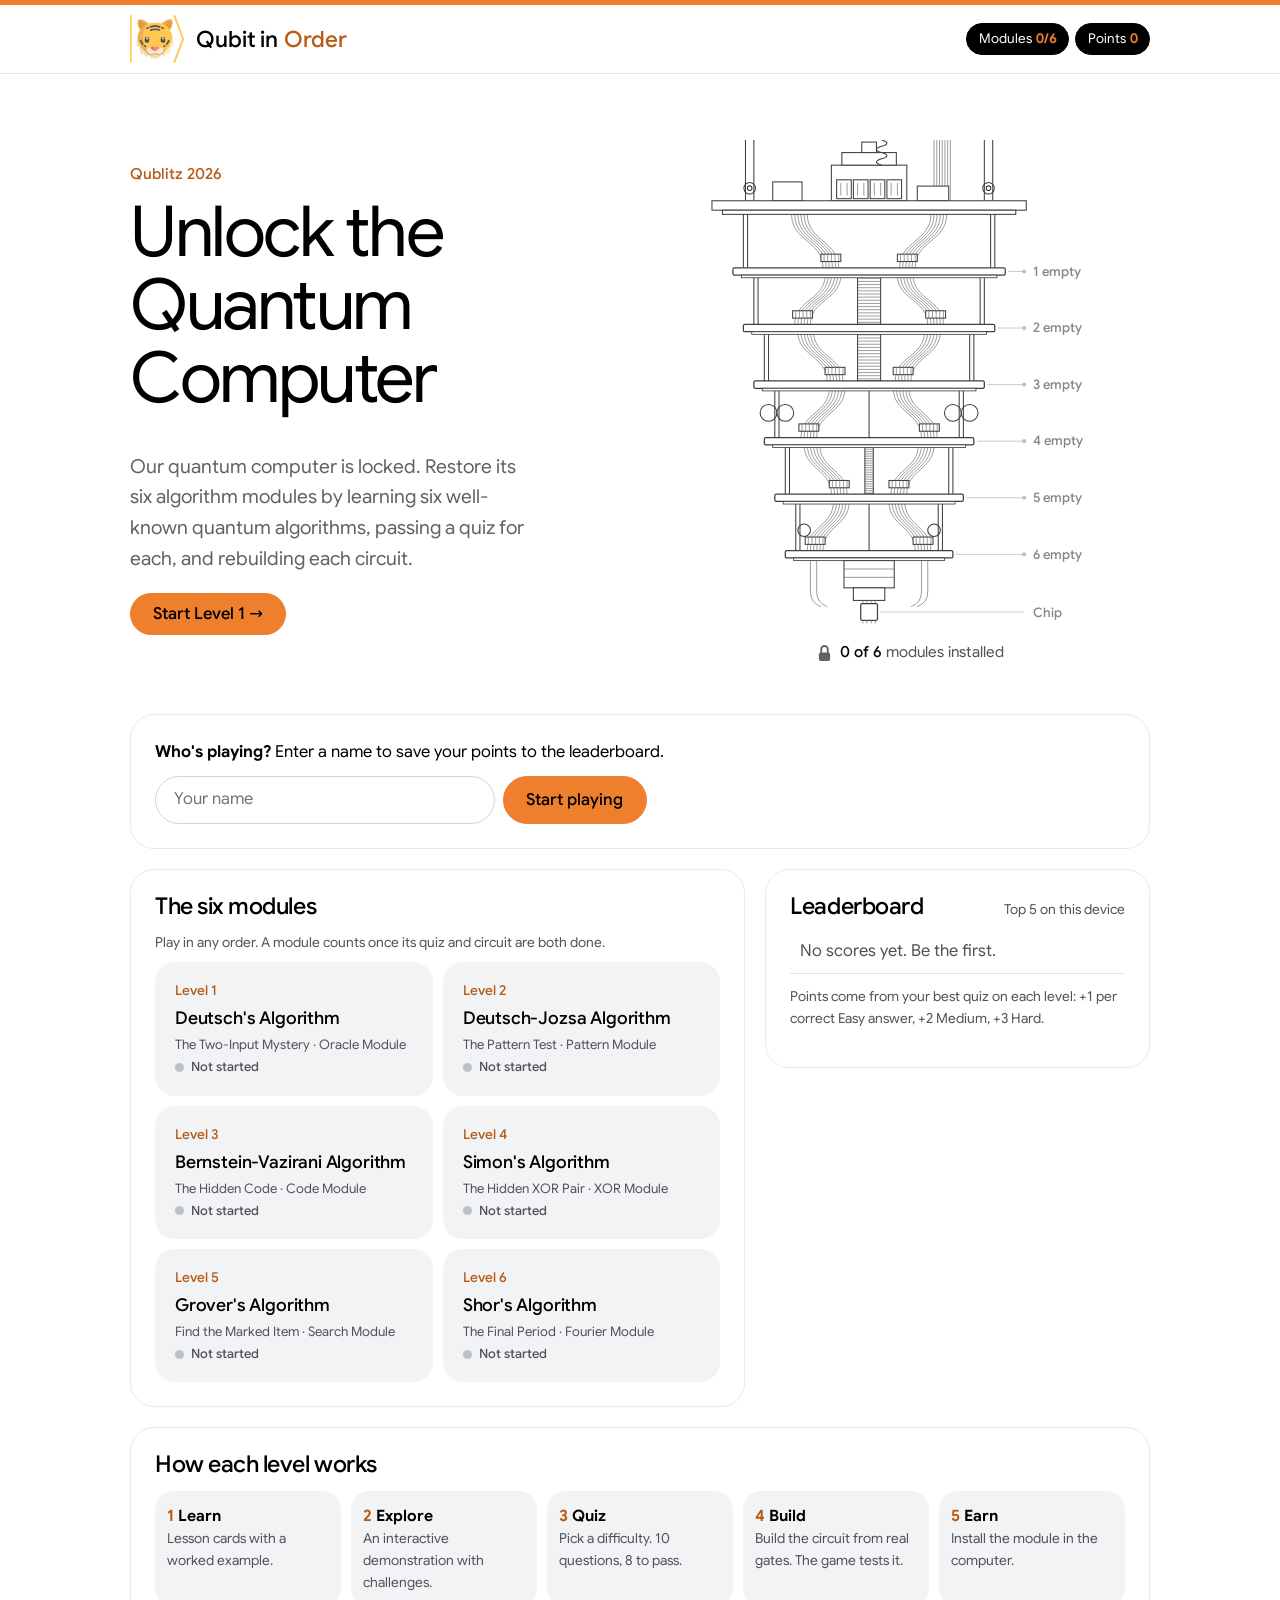
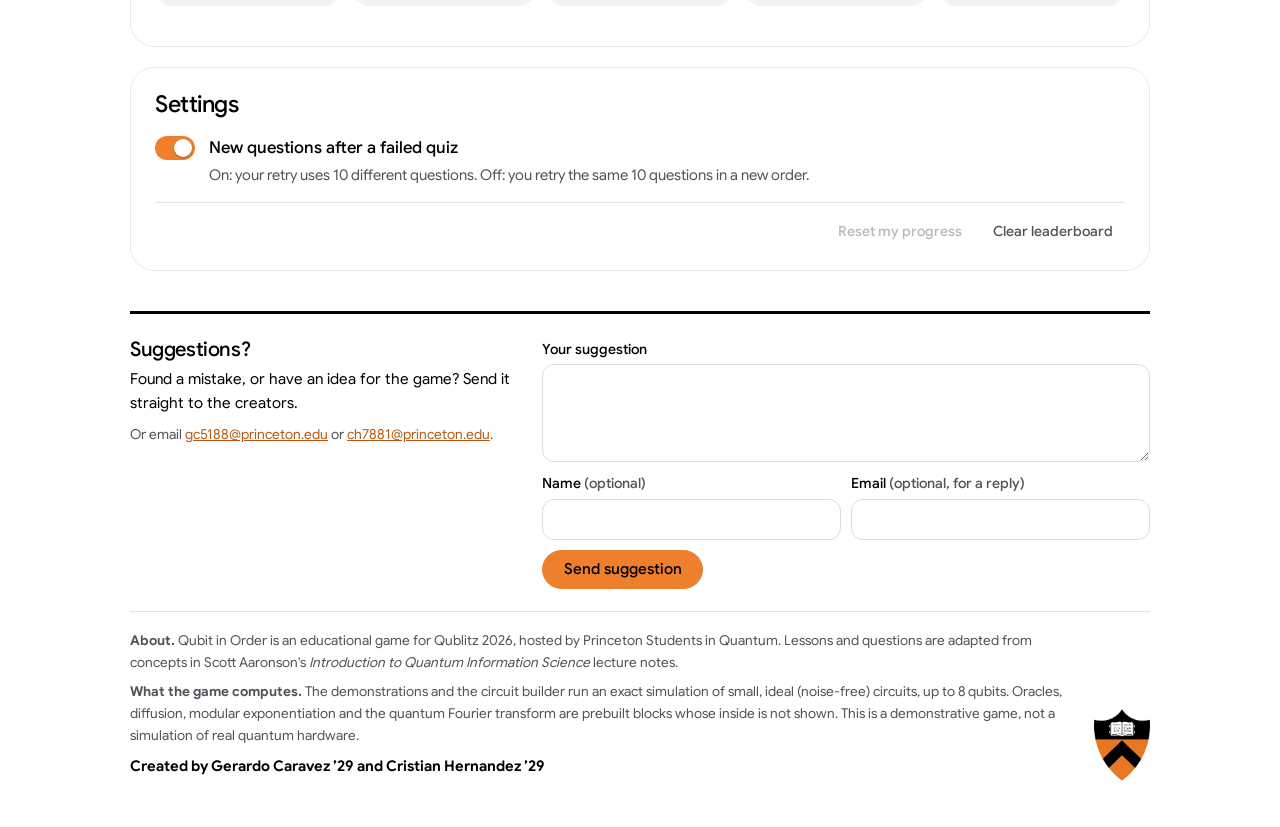
<file: qubit-in-order/index.html>
<!doctype html>
<html lang="en">
<head>
  <meta charset="utf-8">
  <meta name="viewport" content="width=device-width, initial-scale=1">
  <title>Qubit in Order: Unlock the Quantum Computer</title>
  <meta name="description" content="Qubit in Order: a browser game that teaches six quantum algorithms (Deutsch to Shor) through lessons, interactive demonstrations, quizzes and a circuit builder. Made for Qublitz 2026.">
  <meta name="theme-color" content="#EE7F2D">
  <link rel="icon" href="assets/favicon.svg" type="image/svg+xml">
  <link rel="stylesheet" href="css/style.css">
</head>
<body>
  <a class="skip-link" href="#main">Skip to content</a>

  <!-- The whole game is drawn inside #app by js/app.js -->
  <div id="app">
    <noscript><p>Qubit in Order needs JavaScript. Please enable it and reload.</p></noscript>
  </div>

  <!-- Screen readers hear feedback messages from here -->
  <div id="announcer" class="sr-only" aria-live="polite"></div>

  <!-- Order matters: data first, then logic, then the app -->
  <script src="data/levels.js"></script>
  <script src="data/questions.js"></script>
  <script src="js/logic.js"></script>
  <script src="js/ui.js"></script>
  <script src="js/motion.js"></script>
  <script src="js/labs.js"></script>
  <script src="js/app.js"></script>
</body>
</html>
</file>
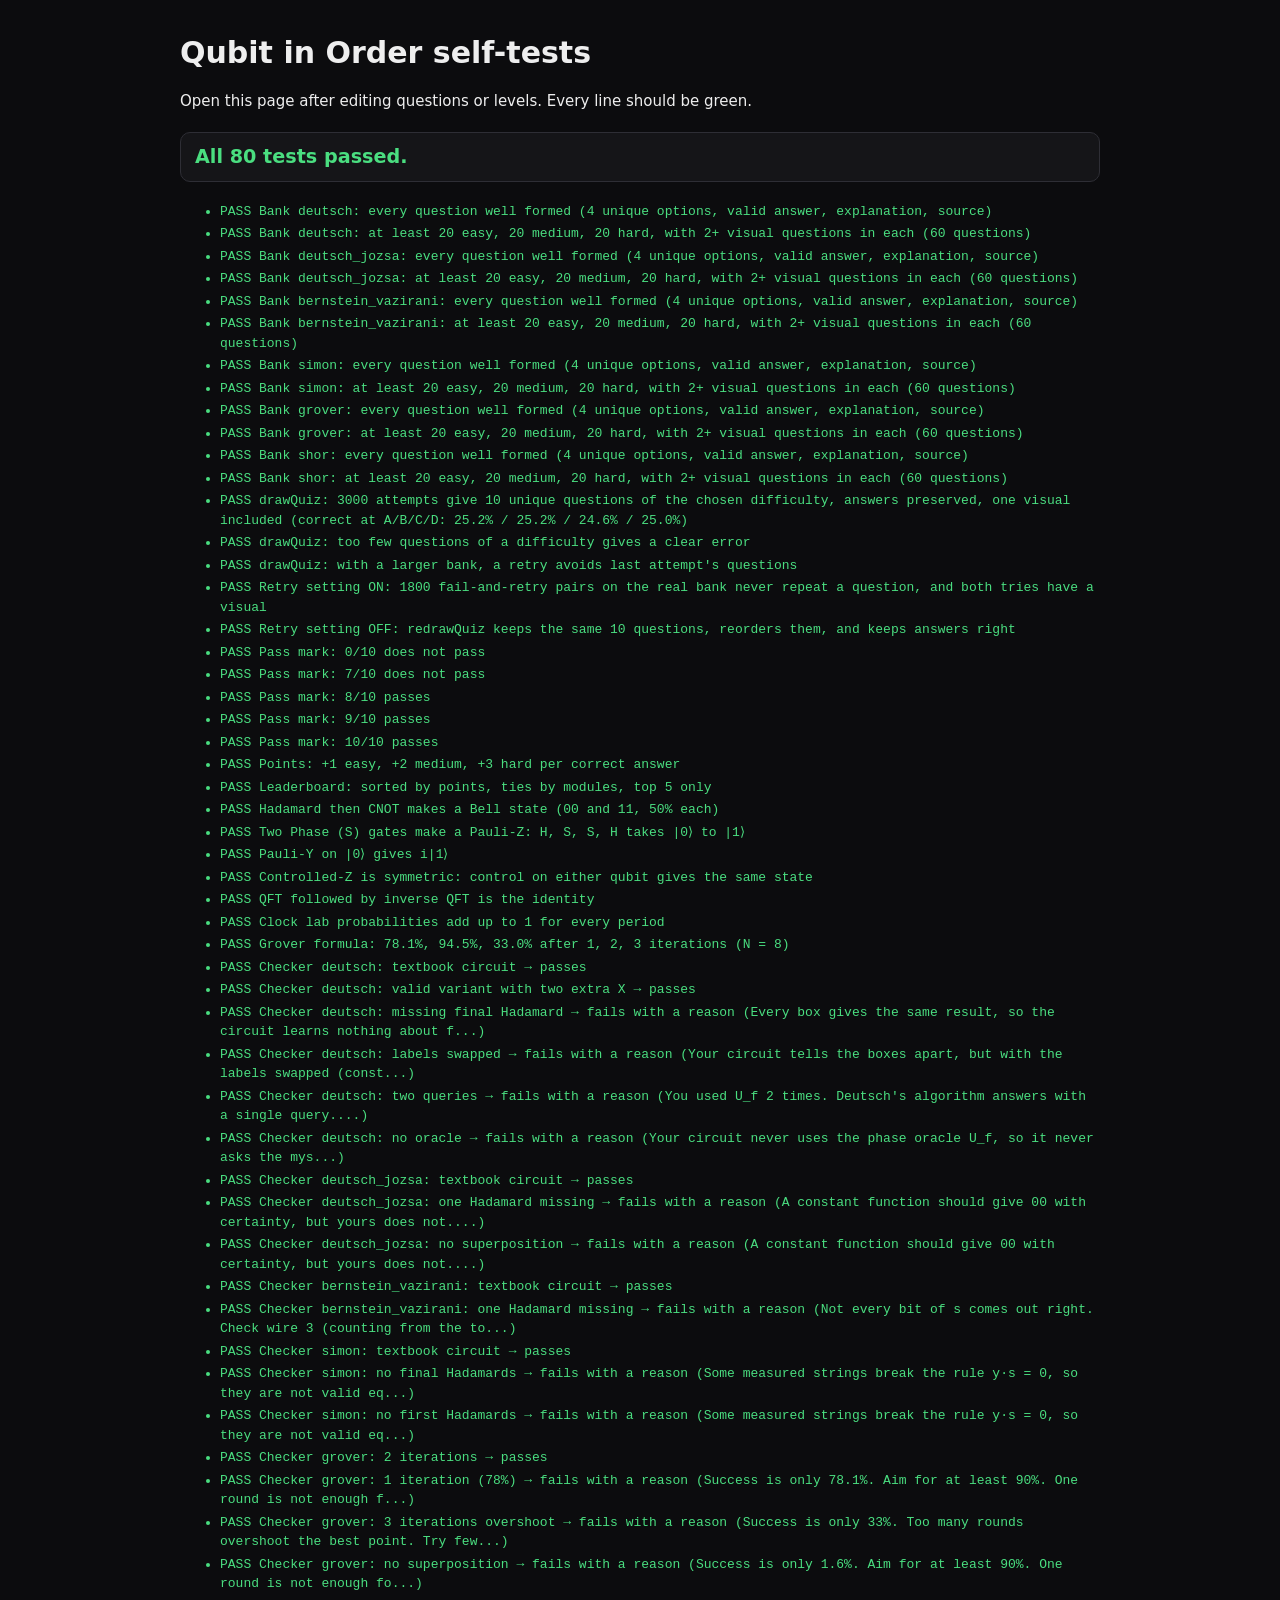
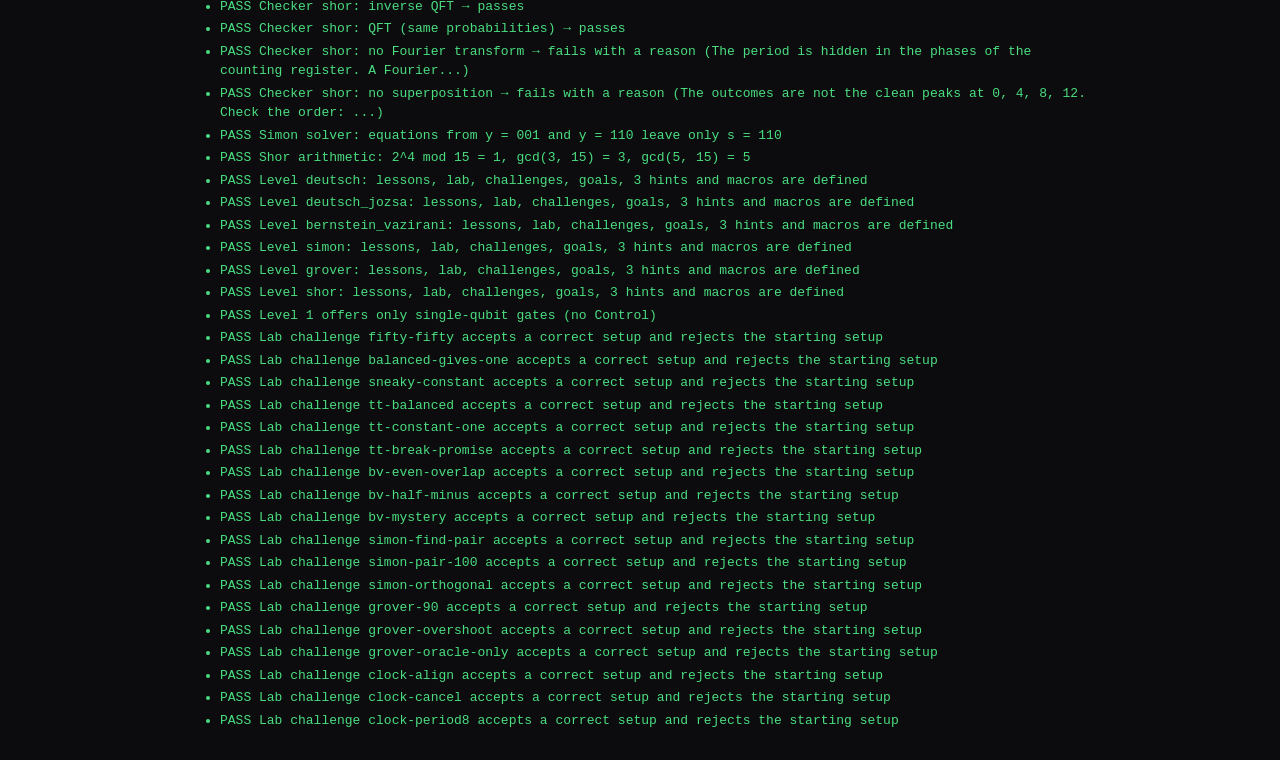
<file: qubit-in-order/tests.html>
<!doctype html>
<html lang="en">
<head>
  <meta charset="utf-8">
  <meta name="viewport" content="width=device-width, initial-scale=1">
  <title>Qubit in Order: self-tests</title>
  <style>
    body { font: 15px/1.5 system-ui, sans-serif; max-width: 920px; margin: 30px auto; padding: 0 16px; background: #0C0C0E; color: #EEE; }
    h1 { margin-bottom: .2em; }
    li { margin: 3px 0; font-family: ui-monospace, Menlo, Consolas, monospace; font-size: 13px; }
    .pass { color: #4ADE80; }
    .fail { color: #F87171; font-weight: 700; }
    #summary { font-size: 1.2rem; font-weight: 700; padding: 10px 14px; border-radius: 10px; background: #151518; border: 1px solid #2E2E35; }
  </style>
</head>
<body>
  <h1>Qubit in Order self-tests</h1>
  <p>Open this page after editing questions or levels. Every line should be green.</p>
  <p id="summary">Running...</p>
  <ul id="results"></ul>

  <script src="data/levels.js"></script>
  <script src="data/questions.js"></script>
  <script src="js/logic.js"></script>
  <script src="js/ui.js"></script>
  <script src="js/motion.js"></script>
  <script src="js/labs.js"></script>
  <script>
  (function () {
    "use strict";
    const L = window.QQLogic, LEVELS = window.QQ_LEVELS, Q = window.QQ_QUESTIONS, LABS = window.QQLabs, VIS = window.QQ_VISUAL_TO_LAB;
    const out = document.getElementById("results");
    let passed = 0, failed = 0;
    function test(name, fn) {
      let ok = false, detail = "";
      try { const r = fn(); ok = r === undefined || r === true || typeof r === "string"; if (typeof r === "string") detail = r; }
      catch (e) { detail = e.message; }
      if (ok) passed++; else failed++;
      const li = document.createElement("li");
      li.className = ok ? "pass" : "fail";
      li.textContent = (ok ? "PASS  " : "FAIL  ") + name + (detail ? "  (" + detail + ")" : "");
      out.appendChild(li);
    }
    function assert(c, msg) { if (!c) throw new Error(msg || "assertion failed"); }
    function seeded(seed) { return function () { seed = (seed * 1664525 + 1013904223) % 4294967296; return seed / 4294967296; }; }
    const near = function (a, b) { return Math.abs(a - b) < 1e-9; };

    /* ---------- Question bank ---------- */
    const allIds = new Set();
    LEVELS.forEach(function (lv) {
      const bank = Q[lv.id] || [];
      test("Bank " + lv.id + ": every question well formed (4 unique options, valid answer, explanation, source)", function () {
        bank.forEach(function (q) {
          ["id", "algorithm", "difficulty", "type", "prompt", "explanation", "source"].forEach(function (k) { assert(typeof q[k] === "string" && q[k].trim(), q.id + " missing " + k); });
          assert(q.algorithm === lv.id, q.id + " algorithm");
          assert(q.options.length === 4 && new Set(q.options).size === 4, q.id + " options");
          assert(Number.isInteger(q.correctIndex) && q.correctIndex >= 0 && q.correctIndex < 4, q.id + " correctIndex");
          assert(!allIds.has(q.id), "duplicate id " + q.id); allIds.add(q.id);
          if (q.visual) assert(VIS[q.visual.kind], q.id + " visual kind has no lab");
        });
      });
      test("Bank " + lv.id + ": at least 20 easy, 20 medium, 20 hard, with 2+ visual questions in each", function () {
        ["easy", "medium", "hard"].forEach(function (d) {
          const pool = bank.filter(function (q) { return q.difficulty === d; });
          assert(pool.length >= 20, d + " has " + pool.length);
          assert(pool.filter(function (q) { return q.visual; }).length >= 2, d + " needs at least 2 visual questions");
        });
        return bank.length + " questions";
      });
    });

    /* ---------- Quiz drawing ---------- */
    test("drawQuiz: 3000 attempts give 10 unique questions of the chosen difficulty, answers preserved, one visual included", function () {
      const rng = seeded(42), pos = [0, 0, 0, 0];
      for (let t = 0; t < 3000; t++) {
        const lv = LEVELS[t % 6], diff = ["easy", "medium", "hard"][t % 3];
        const byId = {}; Q[lv.id].forEach(function (q) { byId[q.id] = q; });
        const qs = L.drawQuiz(Q[lv.id], diff, 10, rng);
        assert(qs.length === 10 && new Set(qs.map(function (q) { return q.id; })).size === 10, "size/unique");
        assert(qs.some(function (q) { return q.visual; }), "no visual");
        qs.forEach(function (q) {
          assert(q.difficulty === diff, "wrong difficulty");
          const o = byId[q.id];
          assert(q.options[q.correctIndex] === o.options[o.correctIndex], "answer moved wrongly in " + q.id);
          pos[q.correctIndex]++;
        });
      }
      const total = pos.reduce(function (a, b) { return a + b; }, 0);
      pos.forEach(function (n, i) { assert(n / total > 0.22 && n / total < 0.28, "position " + "ABCD"[i] + " " + (100 * n / total).toFixed(1) + "%"); });
      return "correct at A/B/C/D: " + pos.map(function (n) { return (100 * n / total).toFixed(1) + "%"; }).join(" / ");
    });
    test("drawQuiz: too few questions of a difficulty gives a clear error", function () {
      let msg = ""; try { L.drawQuiz(Q.deutsch.slice(0, 5), "hard", 10); } catch (e) { msg = e.message; }
      assert(/needs 10/.test(msg), msg);
    });
    test("drawQuiz: with a larger bank, a retry avoids last attempt's questions", function () {
      const big = []; for (let i = 0; i < 25; i++) big.push({ id: "q" + i, difficulty: "hard", options: ["a", "b", "c", "d"], correctIndex: 0, prompt: "p", explanation: "e" });
      const a = L.drawQuiz(big, "hard", 10, seeded(1)).map(function (q) { return q.id; });
      const b = L.drawQuiz(big, "hard", 10, seeded(2), a).map(function (q) { return q.id; });
      assert(b.every(function (id) { return a.indexOf(id) < 0; }), "overlap");
    });

    test("Retry setting ON: 1800 fail-and-retry pairs on the real bank never repeat a question, and both tries have a visual", function () {
      const rng = seeded(7);
      for (let t = 0; t < 1800; t++) {
        const lv = LEVELS[t % 6], diff = ["easy", "medium", "hard"][t % 3];
        const a = L.drawQuiz(Q[lv.id], diff, 10, rng);
        const ids = a.map(function (q) { return q.id; });
        const b = L.drawQuiz(Q[lv.id], diff, 10, rng, ids);
        assert(b.length === 10 && b.every(function (q) { return ids.indexOf(q.id) < 0; }), "repeat in " + lv.id + " " + diff);
        assert(a.some(function (q) { return q.visual; }) && b.some(function (q) { return q.visual; }), "missing visual in " + lv.id + " " + diff);
      }
    });
    test("Retry setting OFF: redrawQuiz keeps the same 10 questions, reorders them, and keeps answers right", function () {
      const rng = seeded(11);
      let reordered = 0;
      for (let t = 0; t < 600; t++) {
        const lv = LEVELS[t % 6], diff = ["easy", "medium", "hard"][t % 3];
        const byId = {}; Q[lv.id].forEach(function (q) { byId[q.id] = q; });
        const ids = L.drawQuiz(Q[lv.id], diff, 10, rng).map(function (q) { return q.id; });
        const b = L.redrawQuiz(Q[lv.id], ids, rng);
        const bIds = b.map(function (q) { return q.id; });
        assert(bIds.length === 10 && bIds.slice().sort().join() === ids.slice().sort().join(), "different questions");
        b.forEach(function (q) { const o = byId[q.id]; assert(q.options[q.correctIndex] === o.options[o.correctIndex], "answer moved wrongly"); });
        if (bIds.join() !== ids.join()) reordered++;
      }
      assert(reordered > 590, "only " + reordered + " of 600 reordered");
    });

    /* ---------- Pass mark and points ---------- */
    [[0, false], [7, false], [8, true], [9, true], [10, true]].forEach(function (c) {
      test("Pass mark: " + c[0] + "/10 " + (c[1] ? "passes" : "does not pass"), function () {
        const qs = L.drawQuiz(Q.grover, "medium", 10, seeded(c[0] + 3));
        const ans = qs.map(function (q, i) { return i < c[0] ? q.correctIndex : (q.correctIndex + 1) % 4; });
        const r = L.gradeQuiz(qs, ans, 8);
        assert(r.score === c[0] && r.passed === c[1] && r.missed.length === 10 - c[0]);
      });
    });
    test("Points: +1 easy, +2 medium, +3 hard per correct answer", function () {
      assert(L.quizPoints(8, "easy") === 8 && L.quizPoints(8, "medium") === 16 && L.quizPoints(8, "hard") === 24 && L.quizPoints(10, "hard") === 30);
    });
    test("Leaderboard: sorted by points, ties by modules, top 5 only", function () {
      const players = {};
      [["Ann", 30, 1], ["Ben", 50, 0], ["Cy", 30, 2], ["Di", 10, 0], ["Ed", 5, 0], ["Flo", 1, 0]].forEach(function (p, i) {
        const levels = { deutsch: { bestPoints: p[1], completed: p[2] > 0 } };
        if (p[2] > 1) levels.grover = { bestPoints: 0, completed: true };
        players["id" + i] = { name: p[0], levels: levels };
      });
      const top = L.leaderboard(players, 5);
      assert(top.length === 5, "length");
      assert(top.map(function (e) { return e.name; }).join(",") === "Ben,Cy,Ann,Di,Ed", top.map(function (e) { return e.name; }).join(","));
    });

    /* ---------- Simulator ---------- */
    test("Hadamard then CNOT makes a Bell state (00 and 11, 50% each)", function () {
      const st = L.newState(2, 0); L.applyGate(st, "H", 0); L.applyGate(st, "X", 1, [0]);
      const p = L.probabilities(st, [0, 1]); assert(near(p[0], .5) && near(p[3], .5) && p[1] === 0 && p[2] === 0, String(p));
    });
    test("Two Phase (S) gates make a Pauli-Z: H, S, S, H takes |0⟩ to |1⟩", function () {
      const st = L.newState(1, 0); ["H", "S", "S", "H"].forEach(function (g) { L.applyGate(st, g, 0); });
      assert(L.probabilities(st, [0])[1] === 1);
    });
    test("Pauli-Y on |0⟩ gives i|1⟩", function () {
      const st = L.newState(1, 0); L.applyGate(st, "Y", 0); assert(st.re[1] === 0 && st.im[1] === 1 && st.re[0] === 0);
    });
    test("Controlled-Z is symmetric: control on either qubit gives the same state", function () {
      const a = L.newState(2, 0), b = L.newState(2, 0);
      [a, b].forEach(function (s) { L.applyGate(s, "H", 0); L.applyGate(s, "H", 1); });
      L.applyGate(a, "Z", 1, [0]); L.applyGate(b, "Z", 0, [1]);
      for (let i = 0; i < 4; i++) assert(near(a.re[i], b.re[i]));
    });
    test("QFT followed by inverse QFT is the identity", function () {
      const st = L.newState(3, 5); L.applyQFT(st, [0, 1, 2], 1); L.applyQFT(st, [0, 1, 2], -1);
      assert(near(L.probabilities(st, [0, 1, 2])[5], 1));
    });
    test("Clock lab probabilities add up to 1 for every period", function () {
      [2, 3, 4, 8].forEach(function (r) { let t = 0; for (let y = 0; y < 16; y++) t += L.clockProbability(16, r, y, 1); assert(near(t, 1), "r=" + r + " total " + t); });
    });
    test("Grover formula: 78.1%, 94.5%, 33.0% after 1, 2, 3 iterations (N = 8)", function () {
      assert(Math.abs(L.groverSuccess(8, 1) - 0.78125) < 1e-9 && Math.abs(L.groverSuccess(8, 2) - 0.9453) < 1e-4 && Math.abs(L.groverSuccess(8, 3) - 0.3301) < 1e-4);
    });

    /* ---------- Every level's circuit checker ---------- */
    function circ(lv, spec) {
      const c = L.emptyCircuit(lv.build);
      spec.forEach(function (col, i) { if (typeof col === "string") c.macros[i] = col; else col.forEach(function (g, r) { c.cells[i][r] = g; }); });
      return c;
    }
    const H = function (n) { return new Array(n).fill("H"); };
    const byId = {}; LEVELS.forEach(function (lv) { byId[lv.id] = lv; });
    const cases = [
      ["deutsch", [["H"], "U", ["H"]], true, "textbook circuit"],
      ["deutsch", [["X"], ["H"], "U", ["H"], ["X"]], true, "valid variant with two extra X"],
      ["deutsch", [["H"], "U"], false, "missing final Hadamard"],
      ["deutsch", [["H"], "U", ["H"], ["X"]], false, "labels swapped"],
      ["deutsch", [["H"], "U", "U", ["H"]], false, "two queries"],
      ["deutsch", [["H"], ["H"], ["H"]], false, "no oracle"],
      ["deutsch_jozsa", [H(2), "U", H(2)], true, "textbook circuit"],
      ["deutsch_jozsa", [H(2), "U", ["H", null]], false, "one Hadamard missing"],
      ["deutsch_jozsa", ["U", H(2)], false, "no superposition"],
      ["bernstein_vazirani", [H(3), "U", H(3)], true, "textbook circuit"],
      ["bernstein_vazirani", [H(3), "U", ["H", "H", null]], false, "one Hadamard missing"],
      ["simon", [H(3), "O", H(3)], true, "textbook circuit"],
      ["simon", [H(3), "O"], false, "no final Hadamards"],
      ["simon", ["O", H(3)], false, "no first Hadamards"],
      ["grover", [H(3), "M", "D", "M", "D"], true, "2 iterations"],
      ["grover", [H(3), "M", "D"], false, "1 iteration (78%)"],
      ["grover", [H(3), "M", "D", "M", "D", "M", "D"], false, "3 iterations overshoot"],
      ["grover", ["M", "D", "M", "D"], false, "no superposition"],
      ["shor", [H(4), "E", "I"], true, "inverse QFT"],
      ["shor", [H(4), "E", "F"], true, "QFT (same probabilities)"],
      ["shor", [H(4), "E"], false, "no Fourier transform"],
      ["shor", ["E", "I"], false, "no superposition"]
    ];
    cases.forEach(function (c) {
      test("Checker " + c[0] + ": " + c[3] + " → " + (c[2] ? "passes" : "fails with a reason"), function () {
        const r = L.checkCircuit(c[0], byId[c[0]].build, circ(byId[c[0]], c[1]));
        assert(r.ok === c[2], r.ok ? r.verdict : r.message);
        if (!r.ok) assert(r.message && r.message.length > 20, "no explanation");
        return r.ok ? "" : r.message.slice(0, 70) + "...";
      });
    });
    test("Simon solver: equations from y = 001 and y = 110 leave only s = 110", function () {
      const c = L.simonCandidates([1, 6], 3); assert(c.length === 1 && c[0] === 6, String(c));
    });
    test("Shor arithmetic: 2^4 mod 15 = 1, gcd(3, 15) = 3, gcd(5, 15) = 5", function () {
      assert(L.powMod(2, 4, 15) === 1 && L.powMod(2, 2, 15) === 4 && L.gcd(3, 15) === 3 && L.gcd(5, 15) === 5);
    });

    /* ---------- Level data and labs ---------- */
    LEVELS.forEach(function (lv) {
      test("Level " + lv.id + ": lessons, lab, challenges, goals, 3 hints and macros are defined", function () {
        assert(lv.lessonCards.length >= 4, "lessons");
        assert(LABS[lv.lab.kind], "lab " + lv.lab.kind);
        lv.challenges.forEach(function (ch) { assert(LABS[lv.lab.kind].checks[ch.check], "check " + ch.check); });
        assert(lv.build.hints.length === 3 && lv.build.goals.length >= 3, "hints/goals");
        lv.build.gates.forEach(function (g) { assert(window.QQ_GATES[g], "gate " + g); });
        const editable = lv.build.rows.filter(function (r) { return r.editable; }).length;
        assert(editable > 1 || lv.build.gates.indexOf("C") < 0, "control offered on a 1-qubit circuit");
        const html = LABS[lv.lab.kind].render("t", LABS[lv.lab.kind].init(), false);
        assert(html.indexOf("data-lab-root") > 0, "lab render");
      });
    });
    test("Level 1 offers only single-qubit gates (no Control)", function () { assert(LEVELS[0].build.gates.indexOf("C") < 0); });
    function labWith(kind, setup) { const lab = LABS[kind].init(); setup(lab); return lab; }
    const labCases = [
      ["qubit-lab", "fifty-fifty", function (l) { l.stages = [true, false, false]; }],
      ["qubit-lab", "balanced-gives-one", function (l) { l.stages = [true, true, true]; l.fid = "D"; }],
      ["qubit-lab", "sneaky-constant", function (l) { l.stages = [true, true, true]; l.fid = "B"; }],
      ["tt-lab", "tt-balanced", function (l) { l.f = [1, 0, 1, 0]; }],
      ["tt-lab", "tt-constant-one", function (l) { l.f = [1, 1, 1, 1]; }],
      ["tt-lab", "tt-break-promise", function (l) { l.f = [1, 1, 1, 0]; }],
      ["bv-lab", "bv-even-overlap", function (l) { l.s = [1, 0, 1]; l.x = [1, 1, 1]; }],
      ["bv-lab", "bv-half-minus", function (l) { l.s = [0, 1, 1]; }],
      ["bv-lab", "bv-mystery", function (l) { l.secret = 6; l.queries = [{ x: 4, f: 1 }, { x: 2, f: 1 }, { x: 1, f: 0 }]; l.guess = [1, 1, 0]; }],
      ["simon-lab", "simon-find-pair", function (l) { l.s = [1, 1, 0]; l.sel = [1, 7]; }],
      ["simon-lab", "simon-pair-100", function (l) { l.s = [0, 1, 1]; l.sel = [4, 7]; }],
      ["simon-lab", "simon-orthogonal", function (l) { l.s = [1, 1, 0]; l.y = [0, 0, 1]; }],
      ["grover-lab", "grover-90", function (l) { l.ops = ["O", "D", "O", "D"]; }],
      ["grover-lab", "grover-overshoot", function (l) { l.ops = ["O", "D", "O", "D", "O", "D"]; }],
      ["grover-lab", "grover-oracle-only", function (l) { l.ops = ["O"]; }],
      ["clock-lab", "clock-align", function (l) { l.r = 4; l.y = 8; }],
      ["clock-lab", "clock-cancel", function (l) { l.r = 4; l.y = 3; }],
      ["clock-lab", "clock-period8", function (l) { l.r = 8; l.y = 6; }]
    ];
    labCases.forEach(function (c) {
      test("Lab challenge " + c[1] + " accepts a correct setup and rejects the starting setup", function () {
        assert(LABS[c[0]].checks[c[1]](labWith(c[0], c[2])).ok, "correct setup rejected");
        const fresh = LABS[c[0]].init();
        if (c[0] === "bv-lab") fresh.queries = [];
        assert(!LABS[c[0]].checks[c[1]](fresh).ok, "starting setup accepted");
      });
    });

    document.getElementById("summary").textContent = failed === 0 ? "All " + passed + " tests passed." : failed + " of " + (passed + failed) + " tests FAILED.";
    document.getElementById("summary").className = failed === 0 ? "pass" : "fail";
    window.QQ_TEST_RESULT = { passed: passed, failed: failed };
  })();
  </script>
</body>
</html>
</file>
<file: qubit-in-order/css/style.css>
/* Qubit in Order styles
 *
 * Princeton look: white is the main color, black the second color, and
 * Princeton orange (#EE7F2D) and black (#000000) the accents.
 * Type: Google Sans for all interface text (bundled, open source) and STIX
 * Two for anything mathematical (kets, gates, equations).
 * Diagrams are black ink on white, like a textbook figure. Text colors meet
 * WCAG AA contrast: small orange text uses the darker --orange-hi.
 * Change the palette in :root and the overrides at the end of this file.
 */
/* Maths font (bundled, SIL Open Font License; see assets/fonts/LICENSE-fonts.txt).
 * STIX Two Text gives letters and digits (with real bold for gate letters);
 * STIX Two Math gives the symbols (⟩, √, ⊕, †, ...). Same design family, so
 * every ket and gate looks the same on every computer. */
@font-face { font-family: "Google Sans"; src: url("../assets/fonts/google-sans.woff2") format("woff2"); font-weight: 400 700; font-display: swap; }
@font-face { font-family: "QQ Math Text"; src: url("../assets/fonts/stix-two-text.woff2") format("woff2"); font-weight: 400 700; font-display: swap; }
@font-face { font-family: "QQ Math Text"; src: url("../assets/fonts/stix-two-text-italic.woff2") format("woff2"); font-weight: 400 700; font-style: italic; font-display: swap; unicode-range: U+0000-00FF, U+0131, U+0152-0153, U+02BB-02BC, U+02C6, U+02DA, U+02DC, U+2000-206F, U+20AC, U+2122, U+2191, U+2193, U+2212, U+2215, U+FEFF, U+FFFD; }
@font-face { font-family: "QQ Math Text"; src: url("../assets/fonts/stix-two-text-greek-italic.woff2") format("woff2"); font-weight: 400 700; font-style: italic; font-display: swap; unicode-range: U+0370-0377, U+037A-037F, U+0384-038A, U+038C, U+038E-03A1, U+03A3-03FF; }
@font-face { font-family: "QQ Math"; src: url("../assets/fonts/stix-two-math.woff2") format("woff2"); font-weight: 400; font-display: swap; }

:root {
  --bg: #FFFFFF;
  --surface: #FFFFFF;
  --surface-2: #F4F4F5;
  --line: #E4E4E7;
  --text: #000000;
  --muted: #52525B;
  --black: #000000;
  --orange: #EE7F2D;
  --orange-hi: #B85A14;     /* same hue, dark enough for small text on white */
  --orange-soft: #FDF0E6;
  --good: #15803D;
  --good-bg: #ECFDF3;
  --bad: #B91C1C;
  --bad-bg: #FEF2F2;
  --paper: #FFFFFF;
  --ink: #000000;
  --ink-muted: #555B66;
  --ink-line: #D5D8DE;
  --navy: #23468F;
  --navy-soft: #E8EEF9;
  --orange-ink: #B85A14;
  --paper-orange: #FDF0E6;
  --cell: 68px;
  --radius: 8px;
  --sans: "Google Sans", "Segoe UI", system-ui, -apple-system, Roboto, "Helvetica Neue", Arial, sans-serif;
  --mono: var(--sans);      /* no monospace anywhere: labels use Google Sans */
  --serif: "QQ Math Text", "QQ Math", "STIX Two Math", "Cambria Math", "Times New Roman", serif;
}

* { box-sizing: border-box; }
html { -webkit-text-size-adjust: 100%; }
body { margin: 0; color: var(--text); font: 16.5px/1.6 var(--sans); background: var(--bg); }
.wrap { max-width: 1060px; margin: 0 auto; padding: 24px 20px 40px; }
h1, h2, h3 { font-weight: 800; line-height: 1.15; letter-spacing: -0.02em; margin: 0 0 .5em; }
h1 { font-size: clamp(1.9rem, 4.2vw, 2.8rem); }
h2 { font-size: 1.45rem; }
h3 { font-size: 1.1rem; }
p { margin: 0 0 .9em; }
ul, ol { margin: 0 0 1em; padding-left: 1.3em; }
b, strong { font-weight: 700; }
sub, sup { font-size: .7em; }
.mono { font-family: var(--mono); }
.small { font-size: .86rem; }
.muted { color: var(--muted); }
.math, .math-block { font-family: var(--serif); }
.math-block { background: var(--surface-2); border-left: 3px solid var(--orange); padding: .6em 1em; border-radius: 4px; font-size: 1.08em; }
.eyebrow { font-family: var(--mono); color: var(--orange-hi); font-weight: 700; text-transform: uppercase; letter-spacing: .12em; font-size: .74rem; margin: 0 0 .6em; }
.mini-head { font-family: var(--mono); font-size: .72rem; text-transform: uppercase; letter-spacing: .1em; color: var(--muted); margin: 1.1em 0 .5em; font-weight: 700; }
.mini-head sub { text-transform: none; }
.tag { font-family: var(--mono); font-size: .68rem; font-weight: 700; text-transform: uppercase; letter-spacing: .06em; color: #0B3D1F; background: #BBF7D0; padding: .2em .55em; border-radius: 4px; }
.good-text { color: var(--good); font-weight: 600; }
.bad-text { color: var(--bad); font-weight: 600; }
.sr-only { position: absolute !important; width: 1px; height: 1px; padding: 0; margin: -1px; overflow: hidden; clip: rect(0 0 0 0); white-space: nowrap; border: 0; }
.skip-link { position: absolute; left: -999px; top: 8px; background: var(--orange); color: var(--ink); padding: 8px 12px; border-radius: 6px; z-index: 10; }
.skip-link:focus { left: 8px; }

/* ---------- Buttons ---------- */
button, input { font: inherit; color: inherit; }
button { cursor: pointer; }
button:disabled { cursor: not-allowed; opacity: .4; }
:focus-visible { outline: 3px solid var(--orange-hi); outline-offset: 2px; }
[tabindex="-1"]:focus { outline: none; }
.btn {
  display: inline-flex; align-items: center; gap: .4em; border: 1.5px solid #D4D4D8; background: var(--surface-2); color: var(--text);
  padding: .55em 1.1em; border-radius: 8px; font-weight: 650; line-height: 1.2; transition: background-color .12s, border-color .12s;
}
.btn:hover:not(:disabled) { border-color: var(--text); background: #F4F4F5; }
.btn.primary { background: var(--orange); border-color: var(--orange); color: var(--ink); }
.btn.primary:hover:not(:disabled) { background: var(--orange-hi); border-color: var(--orange-hi); }
.btn.ghost { background: transparent; border-color: transparent; color: var(--muted); }
.btn.ghost:hover:not(:disabled) { color: var(--text); background: var(--surface-2); }
.btn.small { padding: .35em .8em; font-size: .88rem; }
.btn.big { font-size: 1.08rem; padding: .75em 1.4em; }
.actions { display: flex; flex-wrap: wrap; gap: 10px; align-items: center; margin: 1.2em 0 .4em; }
.actions.spread { justify-content: space-between; }
.chip-btn { border: 1.5px solid #D4D4D8; background: var(--surface-2); border-radius: 999px; padding: .25em .85em; font-weight: 650; font-size: .88rem; margin: 0 4px 4px 0; }
.chip-btn.on { background: var(--orange); border-color: var(--orange); color: var(--ink); }
.chip-btn:hover:not(:disabled):not(.on) { border-color: var(--text); }
.chip-list { list-style: none; padding: 0; display: flex; flex-wrap: wrap; gap: 4px; margin: 0; }

/* ---------- Header and footer ---------- */
.topbar { background: rgba(255, 255, 255, .96); border-bottom: 1px solid var(--line); position: sticky; top: 0; z-index: 5; backdrop-filter: blur(6px); }
.topbar::before { content: ""; display: block; height: 5px; background: var(--orange); }
.topbar-inner { max-width: 1060px; margin: 0 auto; padding: 10px 20px; display: flex; justify-content: space-between; align-items: center; gap: 12px; flex-wrap: wrap; }
.brand { display: flex; align-items: center; gap: 12px; }
.wordmark { border: 0; background: none; padding: 0; display: flex; flex-direction: column; line-height: 1; text-align: left; text-transform: uppercase; }
.wm-top { font-family: var(--mono); font-size: .7rem; font-weight: 700; letter-spacing: .32em; color: var(--orange-hi); }
.wm-bottom { font-size: 1.5rem; font-weight: 900; letter-spacing: .06em; color: var(--text); }
.pills { display: flex; gap: 6px; flex-wrap: wrap; }
.pill { font-family: var(--mono); background: var(--surface-2); border: 1px solid var(--line); padding: .25em .7em; border-radius: 6px; font-size: .8rem; }
.pill b { color: var(--orange-hi); }
.logo-chip { display: inline-flex; }
.logo { height: 48px; width: auto; display: block; }
.footer-logo .logo { height: 72px; }
.logo-placeholder { display: inline-flex; align-items: center; height: 44px; padding: 0 12px; border: 1.5px dashed var(--muted); border-radius: 6px; color: var(--muted); font-size: .72rem; text-transform: uppercase; }
.site-footer { display: flex; gap: 24px; align-items: flex-end; justify-content: space-between; margin-top: 40px; padding-top: 18px; border-top: 1px solid var(--line); font-size: .85rem; color: var(--muted); }
.site-footer p { margin: 0 0 .6em; }
.footer-logo { flex: none; }

/* ---------- Panels and feedback ---------- */
.panel { background: var(--surface); border: 1px solid var(--line); border-radius: var(--radius); padding: 24px; margin: 0 0 20px; }
.panel-head { display: flex; justify-content: space-between; align-items: baseline; gap: 12px; flex-wrap: wrap; margin-bottom: 8px; }
.panel-head h2 { margin: 0; }
.feedback { border-radius: 8px; padding: .7em 1em; margin: .9em 0; border: 1px solid; border-left-width: 4px; }
.feedback.ok { background: var(--good-bg); border-color: #86EFAC; border-left-color: var(--good); }
.feedback.err { background: var(--bad-bg); border-color: #FCA5A5; border-left-color: var(--bad); }
.feedback.info { background: var(--orange-soft); border-color: #F2C495; border-left-color: var(--orange); }
.note, .source { font-size: .84rem; color: var(--muted); }

/* ---------- Home ---------- */
.hero { display: grid; grid-template-columns: 1.3fr 1fr; gap: 26px; align-items: center; margin: 6px 0 22px; padding: 32px; border-radius: var(--radius);
  background: var(--black); color: #F4F4F5; position: relative; overflow: hidden; }
.hero::after { content: ""; position: absolute; left: 0; right: 0; bottom: 0; height: 6px; background: var(--orange); }
.hero h1 { color: #fff; }
.lead { font-size: 1.08rem; color: #3F3F46; }
.player-card { display: flex; justify-content: space-between; align-items: center; gap: 12px; flex-wrap: wrap; }
.player-form label { display: block; margin-bottom: .6em; }
.player-row { display: flex; gap: 8px; flex-wrap: wrap; }
.player-row input, .gcd-row input {
  background: var(--bg); border: 1.5px solid #D4D4D8; border-radius: 8px; padding: .55em .8em; color: var(--text); min-width: 0;
}
.player-row input { flex: 1 1 220px; max-width: 340px; }
.player-row input:focus, .gcd-row input:focus { border-color: var(--orange-hi); outline: none; }
.home-grid { display: grid; grid-template-columns: 1.6fr 1fr; gap: 20px; align-items: start; }
.tiles { list-style: none; padding: 0; margin: 8px 0 0; display: grid; grid-template-columns: repeat(2, 1fr); gap: 10px; }
.tiles li { display: flex; }
.tile { flex: 1; width: 100%; text-align: left; display: flex; flex-direction: column; gap: 2px; border: 1px solid var(--line); border-left: 3px solid #D4D4D8;
  background: var(--surface-2); border-radius: 8px; padding: 12px 14px; min-height: 112px; }
.tile:hover { border-color: #000000; border-left-color: var(--orange); }
.tile-num { font-family: var(--mono); font-size: .7rem; font-weight: 700; text-transform: uppercase; letter-spacing: .1em; color: var(--orange-hi); }
.tile-name { font-weight: 800; font-size: 1.02rem; }
.tile-sub { font-size: .82rem; color: var(--muted); }
.tile-status { margin-top: auto; font-size: .8rem; font-weight: 650; color: var(--muted); }
.tile.in-progress { border-left-color: var(--orange); }
.tile.in-progress .tile-status { color: var(--orange-hi); }
.tile.done { border-left-color: var(--good); }
.tile.done .tile-status { color: var(--good); }
.board { list-style: none; padding: 0; margin: 6px 0 12px; counter-reset: none; }
.board li { display: grid; grid-template-columns: 2em 1fr auto auto; gap: 10px; align-items: center; padding: .55em .6em; border-bottom: 1px solid var(--line); }
.board li.me { background: var(--orange-soft); border-radius: 6px; }
.board li.empty { display: block; color: var(--muted); }
.board .rank { font-family: var(--mono); font-weight: 800; color: var(--orange-hi); }
.board .who { font-weight: 700; overflow: hidden; text-overflow: ellipsis; white-space: nowrap; }
.board .mods { font-size: .78rem; color: var(--muted); }
.board .pts { font-family: var(--mono); font-weight: 700; }
.how-steps { list-style: none; padding: 0; display: grid; grid-template-columns: repeat(5, 1fr); gap: 10px; counter-reset: how; }
.how-steps li { background: var(--surface-2); border-radius: 8px; padding: 12px; font-size: .86rem; counter-increment: how; color: var(--muted); }
.how-steps b { display: block; font-size: .98rem; color: var(--text); }
.how-steps b::before { content: counter(how) " "; font-family: var(--mono); color: var(--orange-hi); }
.home-foot { margin-top: 14px; display: flex; justify-content: flex-end; gap: 6px; flex-wrap: wrap; }

/* ---------- Quantum computer drawing ---------- */
.computer { width: 100%; max-width: 360px; height: auto; display: block; margin: 0 auto; }
.computer .cab { fill: #222222; stroke: #3F3F46; stroke-width: 2; }
.computer .screen { fill: #161616; stroke: #3F3F46; stroke-width: 2; }
.computer .screen-on { fill: #1D1408; stroke: var(--orange); }
.computer .screen-text { fill: var(--orange-hi); font: 800 20px var(--mono); letter-spacing: .08em; }
.computer .screen-sub { fill: #BDBDBD; font: 700 11px var(--mono); letter-spacing: .14em; }
.computer .lock rect { fill: #7A7A7A; }
.computer .lock path { stroke: #7A7A7A; }
.computer .bay rect { stroke-width: 2; }
.computer .bay-off rect { fill: #161616; stroke: #5E5E5E; stroke-dasharray: 4 3; }
.computer .bay-on rect { fill: var(--orange); stroke: var(--orange-hi); }
.computer .bay-num { font: 700 10px var(--mono); fill: #8A8A8A; }
.computer .bay-label { font: 700 11px var(--sans); fill: #8A8A8A; }
.computer .bay-on .bay-num, .computer .bay-on .bay-label { fill: var(--ink); }
.computer .leg { fill: #3F3F46; }
.computer .bay-new rect { animation: bay 1.3s ease-in-out 3; }
.computer.glow { filter: drop-shadow(0 0 24px rgba(238, 127, 45, .45)); animation: glow 2.6s ease-in-out infinite; }
@keyframes bay { 0%, 100% { stroke: var(--orange-hi); } 50% { stroke: #fff; stroke-width: 4; } }
@keyframes glow { 0%, 100% { filter: drop-shadow(0 0 14px rgba(238, 127, 45, .3)); } 50% { filter: drop-shadow(0 0 30px rgba(238, 127, 45, .6)); } }

/* ---------- Level header ---------- */
.crumbs { display: flex; align-items: center; justify-content: space-between; gap: 10px; flex-wrap: wrap; margin-bottom: 6px; }
.lvl-nav { list-style: none; padding: 0; margin: 0; display: flex; gap: 6px; }
.lvl-dot { width: 32px; height: 32px; border-radius: 50%; border: 1.5px solid #D4D4D8; background: var(--surface-2); font-family: var(--mono); font-weight: 700; font-size: .85rem; }
.lvl-dot.on { border-color: var(--orange); color: var(--orange-hi); }
.lvl-dot.done { background: var(--good-bg); border-color: var(--good); color: var(--good); }
.level-head { margin-bottom: 12px; }
.level-head h1 { margin-bottom: .1em; }
.subtitle { color: var(--muted); font-size: 1.08rem; font-weight: 600; }
.stepper { list-style: none; padding: 0; display: flex; gap: 6px; margin: 0 0 18px; flex-wrap: wrap; }
.stepper li { flex: 1 1 0; min-width: 110px; }
.step { width: 100%; display: flex; align-items: center; gap: 8px; border: 1px solid var(--line); background: var(--surface); border-radius: 8px; padding: .55em .8em; font-weight: 700; }
.step:hover:not(:disabled) { border-color: #000000; }
.step-num { width: 1.6em; height: 1.6em; border-radius: 50%; display: inline-grid; place-items: center; background: var(--surface-2); border: 1px solid #D4D4D8; font-family: var(--mono); font-size: .8rem; flex: none; }
.step.current { border-color: var(--orange); box-shadow: inset 0 -3px 0 var(--orange); }
.step.current .step-num { background: var(--orange); border-color: var(--orange); color: var(--ink); }
.step.done .step-num { background: var(--good); border-color: var(--good); color: var(--ink); }

/* ---------- Lesson ---------- */
.intro { font-size: 1.06rem; border-left: 3px solid var(--orange); padding-left: 14px; color: #3F3F46; }
.chips { list-style: none; padding: 0; display: flex; flex-wrap: wrap; gap: 6px; margin: 0 0 18px; }
.chip { border: 1px solid var(--line); background: var(--surface-2); border-radius: 6px; padding: .3em .75em; font-size: .82rem; font-weight: 600; color: var(--muted); }
.chip:hover { color: var(--text); }
.chip.on { background: var(--text); color: var(--ink); border-color: var(--text); }
.lesson-card { max-width: 74ch; }
.lesson-card h2 { font-size: 1.6rem; }
.lesson-card li { margin-bottom: .35em; }
.aside { font-size: .88rem; color: var(--muted); background: var(--surface-2); border-radius: 6px; padding: .6em .9em; }
.rule { background: var(--orange-soft); border-left: 3px solid var(--orange); border-radius: 4px; padding: .6em .9em; }
.steps li::marker { color: var(--orange-hi); font-weight: 800; }
table { border-collapse: collapse; }
.truth { margin: .4em 0 1em; font-size: .95rem; }
.truth th, .truth td { border-bottom: 1px solid var(--line); padding: .35em .9em; text-align: left; }
.truth th { font-family: var(--mono); font-size: .74rem; text-transform: uppercase; letter-spacing: .06em; color: var(--muted); }
.table-wrap { overflow-x: auto; }

/* ---------- Labs: white paper, black ink ---------- */
.lab { background: var(--paper); color: var(--ink); border-radius: var(--radius); padding: 18px; margin: 1em 0; border: 1px solid #000; box-shadow: 0 0 0 4px rgba(255, 255, 255, .04); }
.lab .muted, .lab .lab-help, .lab .lab-note { color: var(--ink-muted); }
.lab .mini-head { color: var(--ink-muted); }
.lab .btn { background: #fff; color: var(--ink); border-color: var(--ink); }
.lab .btn:hover:not(:disabled) { background: var(--ink); color: #fff; }
.lab .btn.primary { background: var(--orange); border-color: var(--orange); color: var(--ink); }
.lab .btn.ghost { border-color: transparent; color: var(--ink-muted); }
.lab .chip-btn { background: #fff; border-color: var(--ink-line); color: var(--ink); }
.lab .chip-btn.on { background: var(--orange); border-color: var(--orange); }
.lab .truth th, .lab .truth td { border-color: var(--ink-line); color: var(--ink); }
.lab .truth th { color: var(--ink-muted); }
.lab-top { display: flex; justify-content: space-between; align-items: center; gap: 10px; flex-wrap: wrap; }
.lab-title { margin: 0; }
.lab-help { font-size: .9rem; margin: .4em 0 .8em; }
.lab-note { font-size: .84rem; margin: .5em 0 0; }
.lab-note.strong { color: var(--navy); font-weight: 700; }
.lab-two { display: grid; grid-template-columns: 1fr 1fr; gap: 22px; align-items: start; }
.big-read { margin: .6em 0 0; }
.big-read b { font-size: 1.15em; }
.lab.compact { padding: 14px; }
.pill-warn { display: inline-block; background: #FDE8E8; color: #8A1C1C; border-radius: 4px; padding: .15em .5em; font-weight: 700; font-size: .85rem; }
.pill-kind { display: inline-block; background: var(--navy-soft); color: var(--navy); border-radius: 4px; padding: .15em .5em; font-weight: 700; font-size: .85rem; }

/* Qubit lab */
.lab-wire { position: relative; display: flex; align-items: center; gap: 12px; padding: 10px 0; }
.lab-wire::before { content: ""; position: absolute; left: 30px; right: 30px; top: 50%; height: 2px; background: var(--ink); }
.ket-start { position: relative; font-family: var(--serif); font-size: 1.2rem; background: #fff; padding-right: 4px; }
.lab-stages { position: relative; display: flex; gap: 12px; flex: 1; justify-content: center; }
.stage { width: 74px; height: 66px; border: 2px dashed #A3A8B0; background: #fff; border-radius: 4px; display: flex; flex-direction: column; align-items: center; justify-content: center; color: #7C828C; }
.stage-gate { font-family: var(--serif); font-size: 1.4rem; font-weight: 700; line-height: 1.1; }
.stage-state { font-family: var(--mono); font-size: .64rem; font-weight: 700; letter-spacing: .08em; }
.stage.on { border: 2px solid var(--ink); color: var(--ink); }
.stage.oracle.on { border-color: var(--orange-ink); background: var(--paper-orange); color: var(--orange-ink); }
.lab-meter { position: relative; background: #fff; color: var(--ink); padding-left: 4px; display: flex; }
.meter { width: 40px; height: 28px; }
.lab-funcs { border: 0; padding: 0; margin: .6em 0 0; }
.lab-funcs legend { font-family: var(--mono); font-size: .72rem; text-transform: uppercase; letter-spacing: .08em; color: var(--ink-muted); font-weight: 700; margin-bottom: .4em; }
.lab-funcs legend sub { text-transform: none; }
.func-grid { display: grid; grid-template-columns: repeat(4, 1fr); gap: 8px; }
.func { border: 1.5px solid var(--ink-line); background: #fff; color: var(--ink); border-radius: 6px; padding: 7px; display: flex; flex-direction: column; align-items: center; font-size: .8rem; line-height: 1.3; }
.func:hover { border-color: var(--ink); }
.func b { font-size: .92rem; }
.func em { font-style: normal; color: var(--ink-muted); }
.func.on { border-color: var(--orange); background: var(--paper-orange); box-shadow: inset 0 0 0 1px var(--orange); }
.lab-readout { display: grid; grid-template-columns: auto 1fr; gap: 26px; margin-top: 12px; align-items: start; }
.amp-cols { display: flex; gap: 18px; }
.amp-col { display: flex; flex-direction: column; align-items: center; width: 64px; }
.amp-box { position: relative; width: 38px; height: 124px; background: #F3F4F6; border-radius: 3px; }
.amp-zero { position: absolute; left: -6px; right: -6px; top: 50%; height: 2px; background: var(--ink); }
.amp-bar { position: absolute; left: 6px; right: 6px; border-radius: 2px; transition: height .25s ease; }
.amp-bar.pos { background: var(--orange); }
.amp-bar.neg { background: var(--navy); }
.amp-val { font-family: var(--serif); font-weight: 700; margin-top: 4px; white-space: nowrap; }
.amp-label { font-family: var(--serif); color: var(--ink-muted); }
.prob { display: grid; grid-template-columns: 3.4em 1fr 3.4em; align-items: center; gap: 8px; margin-bottom: 6px; }
.prob-label { font-family: var(--mono); font-size: .9rem; }
.prob-track { height: 14px; background: #F3F4F6; border-radius: 3px; overflow: hidden; border: 1px solid var(--ink-line); }
.prob-fill { height: 100%; background: var(--ink); transition: width .25s ease; }
.prob.hot .prob-fill { background: var(--orange); }
.prob-val { font-family: var(--mono); font-weight: 700; text-align: right; font-size: .9rem; }
.state-line { margin: .6em 0 .3em; }
.lab.compact .amp-box { height: 96px; }

/* Truth-table, parity and XOR labs */
.bit-line { display: flex; align-items: center; gap: 10px; flex-wrap: wrap; margin: .3em 0; }
.bit-name { font-family: var(--mono); font-size: .76rem; text-transform: uppercase; letter-spacing: .06em; color: var(--ink-muted); min-width: 7.5em; font-weight: 700; }
.follow .bit-name { color: var(--muted); }
.bit-row { display: inline-flex; gap: 4px; }
.bit { width: 38px; height: 38px; border-radius: 6px; border: 1.5px solid var(--ink); background: #fff; color: var(--ink); font-family: var(--mono); font-weight: 800; font-size: 1.05rem; }
.bit.on { background: var(--ink); color: #fff; }
.follow .bit { border-color: #000000; background: var(--surface-2); color: var(--text); }
.follow .bit.on { background: var(--orange); border-color: var(--orange); color: var(--ink); }
.tt td .bit { width: 34px; height: 30px; }
.sign { font-family: var(--serif); font-weight: 700; font-size: 1.2rem; }
.sign.neg { color: var(--navy); }
.sign.pos { color: var(--orange-ink); }
.calc { margin: .5em 0; }
.pattern { display: grid; grid-template-columns: repeat(4, 1fr); gap: 5px; }
.pchip { display: flex; justify-content: space-between; align-items: center; padding: 4px 8px; border-radius: 4px; border: 1px solid var(--ink-line); font-size: .85rem; }
.pchip b { font-family: var(--serif); font-size: 1.1rem; }
.pchip.neg { background: var(--navy-soft); color: var(--navy); }
.pchip.pos { background: var(--paper-orange); color: var(--orange-ink); }
.pchip.cur { outline: 2px solid var(--ink); }
.mystery, .ycheck { border-left: 1px solid var(--ink-line); padding-left: 18px; }
.ycheck { border-left: 0; padding-left: 0; border-top: 1px solid var(--ink-line); margin-top: 12px; padding-top: 4px; }
.qlog { list-style: none; padding: 0; margin: .6em 0; max-height: 9em; overflow-y: auto; }
.qlog li { padding: .15em 0; }
.xgrid { display: grid; grid-template-columns: repeat(4, 1fr); gap: 6px; margin: .4em 0 .6em; }
.xcell { display: flex; flex-direction: column; align-items: center; gap: 2px; border: 1.5px solid var(--ink-line); background: #fff; color: var(--ink); border-radius: 6px; padding: 7px 4px; }
.xcell:hover { border-color: var(--ink); }
.xcell.on { border-color: var(--ink); box-shadow: inset 0 0 0 2px var(--ink); }
.out { font-size: .78rem; font-weight: 700; padding: 0 .45em; border-radius: 3px; }
.out-A { background: #FDE2C4; } .out-B { background: #D6E4FB; } .out-C { background: #D9F2E0; } .out-D { background: #F0DCF5; }
.out-E { background: #FCE7F3; } .out-F { background: #E5E7EB; } .out-G { background: #FEF3C7; } .out-H { background: #CFFAFE; }
.lab .good-text { color: #166534; }
.lab .bad-text { color: #991B1B; }

/* Grover lab */
.g-cols { display: grid; grid-template-columns: repeat(8, 1fr); gap: 6px; margin: 6px 0; }
.g-col { display: flex; flex-direction: column; align-items: center; gap: 2px; }
.g-box { position: relative; width: 100%; max-width: 46px; height: 150px; background: #F3F4F6; border-radius: 3px; }
.g-col.marked .g-box { background: var(--paper-orange); }
.g-mean { position: absolute; left: -3px; right: -3px; border-top: 2px dashed #6B7280; }
.g-val { font-family: var(--mono); font-size: .74rem; }
.g-label { font-family: var(--mono); font-size: .78rem; border: 1px solid var(--ink-line); background: #fff; color: var(--ink); border-radius: 4px; padding: 1px 5px; }
.g-label.on { background: var(--orange); border-color: var(--orange); font-weight: 800; }
.lab.compact .g-box { height: 110px; }

/* Fourier clock lab */
.clock-controls { display: flex; flex-wrap: wrap; gap: 10px 18px; align-items: center; margin: .4em 0 .6em; }
.ctl-group { display: inline-flex; align-items: center; gap: 6px; flex-wrap: wrap; }
.ctl-group .chip-btn { margin: 0; }
.freq { font-family: var(--mono); min-width: 12.5em; text-align: center; }
.clock-row { overflow-x: auto; border-top: 1px solid var(--ink-line); border-bottom: 1px solid var(--ink-line); padding: 6px 0; }
.clocks-svg { height: 82px; width: auto; display: block; }
.clk { fill: #fff; stroke: var(--ink); stroke-width: 2; }
.clk-hand { stroke: var(--orange); stroke-width: 3.2; stroke-linecap: round; }
.clk-pin { fill: var(--ink); }
.clk-lab { font: 600 10.5px var(--mono); fill: var(--ink-muted); }
.clock-main { display: grid; grid-template-columns: minmax(200px, 300px) 1fr; gap: 20px; align-items: center; margin-top: 10px; }
.sum-svg { width: 100%; max-width: 280px; height: auto; display: block; margin: 0 auto; }
.sum-ring { fill: none; stroke: var(--ink-line); stroke-dasharray: 4 4; }
.arr { stroke: #6B7280; stroke-width: 3; }
.arr-head { fill: #6B7280; }
.arr-sum { stroke: var(--orange); stroke-width: 5; }
.arr-head-sum { fill: var(--orange); }
.fchart { display: grid; grid-template-columns: repeat(16, 1fr); gap: 3px; height: 130px; align-items: end; border-bottom: 2px solid var(--ink); padding-bottom: 0; }
.fbar { position: relative; height: 100%; display: flex; flex-direction: column; justify-content: flex-end; align-items: center; }
.fbar-fill { width: 100%; background: var(--ink); border-radius: 2px 2px 0 0; min-height: 1px; }
.fbar.cur .fbar-fill { background: var(--orange); }
.fbar span { position: absolute; bottom: -18px; font: 600 9.5px var(--mono); color: var(--ink-muted); }
.chart-box .lab-note { margin-top: 24px; }

/* Lab challenges (on the dark page) */
.challenge-head { margin-top: 1.3em; }
.challenges { list-style: none; padding: 0; display: grid; gap: 8px; }
.challenge { display: grid; grid-template-columns: 1fr auto; gap: 6px 14px; align-items: center; border: 1px solid var(--line); border-left: 3px solid #D4D4D8; border-radius: 8px; padding: 12px 14px; background: var(--surface-2); }
.challenge.ok { border-left-color: var(--good); }
.challenge.no { border-left-color: var(--bad); }
.challenge-text p { margin: 0; font-size: .92rem; color: #3F3F46; }
.challenge .feedback { grid-column: 1 / -1; margin: 4px 0 0; font-size: .9rem; }

/* ---------- Quiz ---------- */
.diffs { list-style: none; padding: 0; display: grid; grid-template-columns: repeat(3, 1fr); gap: 10px; margin: 0 0 1em; }
.diff { width: 100%; text-align: left; display: flex; flex-direction: column; gap: 2px; border: 1.5px solid var(--line); background: var(--surface-2); border-radius: 8px; padding: 12px 14px; }
.diff b { font-size: 1.1rem; }
.diff .diff-pts { font-family: var(--mono); color: var(--orange-hi); font-size: .82rem; font-weight: 700; }
.diff span:last-child { color: var(--muted); font-size: .86rem; }
.diff:hover { border-color: #000000; }
.diff.on { border-color: var(--orange); box-shadow: inset 0 0 0 1px var(--orange); background: var(--orange-soft); }
.rules li { margin-bottom: .3em; color: #3F3F46; }
.quiz-meta { display: flex; justify-content: space-between; flex-wrap: wrap; gap: 8px; font-family: var(--mono); font-size: .82rem; color: var(--muted); }
.progress { height: 6px; background: var(--surface-2); border-radius: 3px; overflow: hidden; margin: 8px 0 20px; }
.progress div { height: 100%; background: var(--orange); transition: width .25s ease; }
.question { font-size: 1.3rem; }
.visual-instruction { font-weight: 700; color: var(--orange-hi); margin-bottom: .3em; }
.options { list-style: none; padding: 0; display: grid; gap: 8px; }
.option { width: 100%; text-align: left; display: flex; gap: 12px; align-items: center; border: 1.5px solid var(--line); background: var(--surface-2); border-radius: 8px; padding: .75em 1em; }
.option:hover:not(:disabled) { border-color: #000000; }
.option:disabled { opacity: 1; cursor: default; }
.letter { flex: none; width: 1.9em; height: 1.9em; border-radius: 6px; display: grid; place-items: center; background: var(--bg); border: 1px solid #D4D4D8; font-family: var(--mono); font-weight: 800; font-size: .82rem; }
.option.selected { border-color: var(--orange); background: var(--orange-soft); }
.option.selected .letter { background: var(--orange); border-color: var(--orange); color: var(--ink); }
.option.correct { border-color: var(--good); background: var(--good-bg); }
.option.correct .letter { background: var(--good); color: var(--ink); border-color: var(--good); }
.option.wrong { border-color: var(--bad); background: var(--bad-bg); }
.option.wrong .letter { background: var(--bad); color: var(--ink); border-color: var(--bad); }
.mark { margin-left: auto; font-weight: 800; }
.option.correct .mark { color: var(--good); }
.option.wrong .mark { color: var(--bad); }
.points-line { font-family: var(--mono); font-size: .9rem; color: var(--orange-hi); }
.points-line b { color: var(--text); }
.scorebar { display: flex; gap: 4px; margin: 6px 0 18px; }
.scorebar span { flex: 1; height: 10px; border-radius: 2px; }
.scorebar .hit { background: var(--good); }
.scorebar .miss { background: #FCA5A5; }
.review { padding-left: 1.2em; }
.review li { margin-bottom: 1em; }
.rq { font-weight: 700; margin-bottom: .3em; }
.review p { margin: 0 0 .25em; }
.tagline { display: inline-block; font-family: var(--mono); font-size: .66rem; font-weight: 700; text-transform: uppercase; letter-spacing: .06em; padding: .1em .5em; border-radius: 3px; margin-right: 4px; }
.tagline.bad { background: var(--bad-bg); color: var(--bad); }
.tagline.good { background: var(--good-bg); color: var(--good); }

/* ---------- Circuit builder ---------- */
.build-head { display: grid; grid-template-columns: 1.4fr 1fr; gap: 20px; align-items: start; }
.goals { background: var(--surface-2); border-radius: 8px; padding: 4px 14px 8px; }
.goals ol { margin: 0; padding-left: 1.2em; font-size: .88rem; color: #3F3F46; }
.goals li { margin: .2em 0; }
.inventory-wrap { display: flex; flex-wrap: wrap; gap: 4px 28px; }
.inventory { list-style: none; padding: 0; margin: 0; display: flex; flex-wrap: wrap; gap: 8px; }
.inv { display: flex; flex-direction: column; align-items: center; gap: 2px; border: 2px solid transparent; background: var(--paper); color: var(--ink); border-radius: 8px; padding: 6px 6px 4px; min-width: 88px; touch-action: manipulation; }
.inv:hover { border-color: var(--orange-hi); }
.inv.selected { border-color: var(--orange); box-shadow: 0 0 0 3px rgba(238, 127, 45, .4); }
.inv-name { font-size: .76rem; font-weight: 700; color: var(--ink); white-space: nowrap; }
.inv-macro { min-width: 110px; }
.macro-pic { display: inline-grid; place-items: center; min-width: 64px; height: 40px; padding: 0 8px; border: 2px solid var(--ink); background: #fff; color: var(--ink); font-family: var(--serif); font-weight: 700; font-size: 1.1rem; }
.macro-pic.small { min-width: 54px; height: 34px; font-size: .95rem; }
.gate-svg { display: block; }
.gs-wire { stroke: var(--ink); stroke-width: 2; }
.gs-box { fill: #fff; stroke: var(--ink); stroke-width: 2; }
.gs-letter { font: 700 22px var(--serif); fill: var(--ink); }
.gs-dot { fill: var(--ink); }
.gs-line { stroke: var(--ink); stroke-width: 2; }
.inv-desc { font-size: .9rem; background: var(--surface-2); border-radius: 6px; padding: .55em .9em; margin: 12px 0 0; min-height: 2.6em; color: #3F3F46; }

.circuit-board { background: var(--paper); color: var(--ink); border-radius: var(--radius); border: 1px solid #000; margin: 14px 0 4px; }
.board-scroll { overflow-x: auto; padding: 14px 16px; }
.scroll-note { display: none; font-size: .8rem; color: var(--muted); margin: 4px 0 0; }
.cgrid { margin: 0 auto; display: grid; grid-template-columns: max-content repeat(var(--cols), var(--cell)) 56px; grid-template-rows: repeat(var(--rows), var(--cell)); width: max-content; }
.clabel { grid-column: 1; display: flex; flex-direction: column; justify-content: center; padding-right: 10px; line-height: 1.15; }
.clabel-name { font-family: var(--mono); font-weight: 700; font-size: .85rem; }
.ket { font-family: var(--serif); font-size: 1.02rem; }
.clabel-note { font-size: .68rem; color: var(--ink-muted); }
.cwire { align-self: center; height: 2px; background: var(--ink); position: relative; z-index: 0; }
.cwire.bundle { height: 6px; background: none; border-top: 2px solid var(--ink); border-bottom: 2px solid var(--ink); }
.slash { position: absolute; left: 8px; top: -14px; font-family: var(--mono); font-size: .72rem; font-weight: 700; background: #fff; padding: 0 2px; }
.cmeter { display: grid; place-items: center; color: var(--ink); z-index: 1; }
.cmeter .meter { width: 36px; height: 26px; }
.vline { justify-self: center; width: 2px; background: var(--ink); margin: calc(var(--cell) / 2) 0; z-index: 1; }
.ccell { position: relative; z-index: 2; border: 0; background: transparent; border-radius: 6px; display: flex; flex-direction: column; align-items: center; justify-content: center; padding: 0; color: var(--ink); }
.ccell .gate-svg { width: 44px; height: 40px; }
.ccell .cap { font-size: .62rem; font-weight: 700; color: var(--ink-muted); line-height: 1; margin-top: 1px; }
.ccell:not(.filled)::after { content: ""; position: absolute; inset: 16px; border: 1.5px dashed #E1E4E8; border-radius: 4px; }
.ccell.targetable:not(.filled)::after { inset: 14px; border-color: #9CA3AF; }
.ccell:hover::after, .ccell:focus-visible::after { content: ""; position: absolute; inset: 10px; border: 2px dashed var(--orange); border-radius: 4px; }
.cblock { position: relative; z-index: 2; margin: 8px 6px; border: 2px solid var(--ink); background: #fff; color: var(--ink); border-radius: 2px; display: flex; flex-direction: column; align-items: center; justify-content: center; padding: 2px; text-align: center; }
.cblock-label { font-family: var(--serif); font-weight: 700; font-size: 1.05rem; line-height: 1.1; }
.cblock-name { font-size: .58rem; font-weight: 600; color: var(--ink-muted); line-height: 1.15; margin-top: 2px; }
.cblock:hover { box-shadow: 0 0 0 3px rgba(238, 127, 45, .45); }
.hints { list-style: none; padding: .6em 1em; background: var(--surface-2); border-left: 3px solid var(--orange); border-radius: 6px; }
.hints li { margin: .2em 0; }
.analysis { border: 1px solid var(--line); border-radius: 8px; padding: 12px 16px; margin: 1em 0; background: var(--surface-2); }
.analysis h3 { font-size: 1rem; margin-bottom: .1em; }
.analysis table { font-size: .88rem; margin: .4em 0 .8em; }
.analysis th, .analysis td { border-bottom: 1px solid var(--line); padding: .3em .8em; text-align: left; font-family: var(--mono); }
.analysis th { font-family: var(--sans); color: var(--muted); font-size: .78rem; }
.verdict { font-weight: 700; margin: 0; }
.verdict.ok { color: var(--good); }
.verdict.no { color: var(--bad); }
.follow { border: 1px solid #F2C495; background: var(--orange-soft); border-radius: 8px; padding: 14px 16px; margin: 1em 0; }
.follow h3 { margin-bottom: .3em; }
.follow .qlog { background: var(--bg); border-radius: 6px; padding: .4em .8em; }
.follow .chip-btn { margin-right: 6px; }
.gcd-row { display: flex; flex-wrap: wrap; gap: 10px 18px; align-items: center; }
.gcd-row input { width: 4.5em; margin-left: 6px; }
.defs { margin-top: 1.2em; }
.defs summary { cursor: pointer; font-weight: 700; }
.ref { width: 100%; margin-top: .6em; font-size: .9rem; }
.ref td { border-bottom: 1px solid var(--line); padding: .5em .6em; vertical-align: middle; }
.ref td:first-child { background: #fff; border-radius: 6px; width: 60px; text-align: center; }
.ref td:first-child .gate-svg { margin: 0 auto; }
.matrix { display: inline-flex; align-items: center; gap: 4px; font-family: var(--serif); }
.mbr { display: inline-grid; grid-template-columns: auto auto; gap: 0 12px; padding: 2px 8px; border-left: 2px solid var(--text); border-right: 2px solid var(--text); border-radius: 3px; }
.mbr span { text-align: right; }

/* ---------- Reward and finale ---------- */
.reward { display: grid; grid-template-columns: 1fr 1.2fr; gap: 28px; align-items: center; border-top: 3px solid var(--orange); }
.points { width: 100%; margin: .6em 0 0; font-size: .95rem; }
.points td { padding: .4em 0; border-bottom: 1px solid var(--line); }
.points td:last-child { text-align: right; font-weight: 800; font-family: var(--mono); }
.points .total td { border-bottom: 0; font-size: 1.05rem; color: var(--orange-hi); }
.finale { text-align: center; border-top: 3px solid var(--orange); }
.finale-art .computer { max-width: 400px; margin-bottom: 14px; }
.learned { text-align: left; max-width: 760px; margin: 0 auto 1em; }
.learned li { margin-bottom: .5em; color: #3F3F46; }
.finale .actions { justify-content: center; }

/* ---------- Small screens ---------- */
@media (max-width: 860px) {
  .home-grid, .build-head, .reward { grid-template-columns: 1fr; }
  .lab-two { grid-template-columns: 1fr; }
  .mystery { border-left: 0; padding-left: 0; border-top: 1px solid var(--ink-line); padding-top: 6px; }
  .clock-main { grid-template-columns: 1fr; }
}
@media (max-width: 640px) {
  body { font-size: 16px; }
  .wrap { padding: 16px 12px 30px; }
  .topbar-inner { padding: 8px 12px; }
  .logo { height: 34px; }
  .wm-bottom { font-size: 1.2rem; }
  .hero { grid-template-columns: 1fr; padding: 20px; }
  .hero-art { order: -1; }
  .computer { max-width: 240px; }
  .tiles { grid-template-columns: 1fr; }
  .how-steps { grid-template-columns: 1fr 1fr; }
  .panel { padding: 16px; }
  .diffs { grid-template-columns: 1fr; }
  .stepper li { min-width: calc(50% - 3px); }
  .func-grid { grid-template-columns: repeat(2, 1fr); }
  .lab-readout { grid-template-columns: 1fr; gap: 12px; }
  .amp-cols { justify-content: center; }
  .stage { width: 62px; height: 58px; }
  .lab-stages { gap: 8px; }
  .challenge { grid-template-columns: 1fr; }
  .site-footer { flex-direction: column; align-items: flex-start; }
  .lvl-nav { display: none; }
  .pattern { grid-template-columns: repeat(2, 1fr); }
  :root { --cell: 58px; }
  .cgrid { grid-template-columns: max-content repeat(var(--cols), var(--cell)) 44px; }
  .ccell .cap { display: none; }
  .freq { min-width: 0; }
  .scroll-note { display: block; }
}


/* ---------- Princeton accents ---------- */
.topbar { border-bottom: 1px solid var(--line); backdrop-filter: none; }
.wm-top { color: var(--orange-hi); }
.wm-bottom { color: var(--black); }
.pill { background: var(--black); color: #fff; border-color: var(--black); }
.pill b { color: var(--orange); }
.eyebrow { color: var(--orange-hi); }
.hero .eyebrow { color: var(--orange); }
.hero .lead { color: #D4D4D8; }
.hero .btn.primary:hover:not(:disabled) { background: #fff; border-color: #fff; color: var(--black); }
.panel { background: #fff; border: 1px solid var(--line); box-shadow: 0 1px 2px rgba(0, 0, 0, .04), 0 4px 14px rgba(0, 0, 0, .04); }
.site-footer { border-top: 3px solid var(--black); }

/* Buttons: black outline on white; orange for the main action */
.btn { background: #fff; color: var(--black); border: 2px solid var(--black); }
.btn:hover:not(:disabled) { background: var(--black); color: #fff; border-color: var(--black); }
.btn.primary { background: var(--orange); border-color: var(--orange); color: var(--black); }
.btn.primary:hover:not(:disabled) { background: var(--black); border-color: var(--black); color: #fff; }
.btn.ghost { background: transparent; border-color: transparent; color: var(--muted); }
.btn.ghost:hover:not(:disabled) { background: var(--surface-2); color: var(--black); border-color: transparent; }
.chip-btn { background: #fff; border-color: #D4D4D8; color: var(--black); }
.chip-btn.on, .lab .chip-btn.on { background: var(--orange); border-color: var(--orange); color: var(--black); }
:focus-visible { outline-color: var(--orange); }

/* Level header */
.lvl-dot { background: #fff; border-color: #D4D4D8; color: var(--black); }
.lvl-dot.on { border-color: var(--orange); color: var(--orange-hi); box-shadow: 0 0 0 3px rgba(238, 127, 45, .2); }
.lvl-dot.done { background: var(--good-bg); border-color: var(--good); color: var(--good); }
.step { background: #fff; border-color: var(--line); }
.step.current { background: var(--black); border-color: var(--black); color: #fff; box-shadow: none; }
.step.current .step-num { background: var(--orange); border-color: var(--orange); color: var(--black); }
.step.done .step-num { color: #fff; }
.chip.on { background: var(--black); color: #fff; border-color: var(--black); }

/* Map, leaderboard, how it works */
.tile { background: #fff; border: 1px solid var(--line); border-top: 4px solid #D4D4D8; border-left: 1px solid var(--line); }
.tile:hover { border-color: var(--black); border-top-color: var(--orange); box-shadow: 0 4px 14px rgba(0, 0, 0, .06); }
.tile .tile-num { color: var(--orange-hi); }
.tile.in-progress { border-top-color: var(--orange); }
.tile.done { border-top-color: var(--good); }
.board li.me { background: var(--orange-soft); }
.board .rank { color: var(--orange-hi); }
.how-steps li { background: var(--surface-2); border-top: 3px solid var(--black); }

/* Quiz */
.progress div { background: var(--orange); }
.option.selected { border-color: var(--orange); background: var(--orange-soft); }
.option.correct .letter, .option.wrong .letter { color: #fff; }
.diff.on { background: var(--orange-soft); border-color: var(--orange); box-shadow: inset 0 0 0 1px var(--orange); }
.visual-instruction { color: var(--orange-hi); }

/* Builder */
.goals { background: var(--surface-2); border: 0; }
.hints { background: var(--orange-soft); border-left-color: var(--orange); }
.analysis { background: #FAFAFA; }
.follow { background: #FFF7ED; border-color: #F2C495; }
.inv { border: 1.5px solid #D4D4D8; }
.inv:hover { border-color: var(--black); }
.inv.selected { border-color: var(--orange); box-shadow: 0 0 0 3px rgba(238, 127, 45, .3); }

/* Diagrams: black ink on white, with an orange top edge */
.lab, .circuit-board { border: 1.5px solid var(--black); box-shadow: inset 0 4px 0 var(--orange); padding-top: 22px; }
.circuit-board { padding-top: 0; }
.circuit-board .board-scroll { padding-top: 18px; }

/* Quantum computer drawing */
.computer .cab { fill: #222222; stroke: #3F3F46; }
.computer .screen { fill: #161616; stroke: #3F3F46; }
.computer .bay-on rect { fill: var(--orange); stroke: #F5A469; }
.computer.glow { filter: drop-shadow(0 0 16px rgba(238, 127, 45, .35)); }
.computer .screen-text { fill: var(--orange); }
.computer .bay-new rect { animation-name: bay; }

/* ---------- Maths typography ---------- */
.math { font-family: var(--serif); font-size: 1.08em; font-weight: inherit; white-space: nowrap; }
.math .math, .math-block .math, .ket .math, .amp-val .math, .amp-label .math, .state-line .math .math { font-size: inherit; }
.ket, .clabel .ket { font-family: var(--serif); font-size: 1.15rem; }
.prob-label, .calc { font-family: var(--serif); font-size: 1.02rem; }
.cblock-label { font-size: 1.15rem; }
.frac { display: inline-flex; flex-direction: column; align-items: center; justify-content: center; line-height: 1.15; margin-right: 6px; font-family: var(--serif); white-space: nowrap; vertical-align: middle; }
.frac > span:first-child { border-bottom: 1.5px solid currentColor; padding: 0 3px; }
.frac > span:last-child { padding: 1px 3px 0; }
.matrix { white-space: nowrap; vertical-align: middle; font-size: 1.05rem; }
.mbr4 { grid-template-columns: repeat(4, auto); gap: 0 14px; }
.lesson-matrix { display: flex; width: max-content; margin: 10px 0 10px 4px; }
.credits { font-weight: 700; color: var(--black); font-size: .92rem; }
.math-block { font-family: var(--serif); font-size: 1.12em; }

/* ---------- Google Sans typography and Google-style layout ---------- */
body { font-family: var(--sans); -webkit-font-smoothing: antialiased; letter-spacing: 0; }
.mono, .pill, .quiz-meta, .bit, .g-val, .freq, .board .pts, .points td, .letter, .step-num, .lvl-dot, .points-line, .qlog, .clk-lab, .fbar span { font-variant-numeric: tabular-nums; }
h1 { font-weight: 400; letter-spacing: -0.03em; }
h2 { font-weight: 500; letter-spacing: -0.02em; }
h3 { font-weight: 500; letter-spacing: -0.01em; }
.level-head h1 { font-size: clamp(2.3rem, 5vw, 3.5rem); line-height: 1.05; }
.lesson-card h2 { font-weight: 400; font-size: 2rem; letter-spacing: -0.025em; }
.question { font-weight: 400; font-size: 1.6rem; letter-spacing: -0.015em; line-height: 1.3; }
/* Small labels: Google Sans, normal case, no wide letter spacing */
.eyebrow, .mini-head, .tile-num, .tagline, .tag, .lab-funcs legend, .bit-name, .truth th, .stage-state, .clabel-note, .clabel-name, .slash, .wm-top {
  font-family: var(--sans); text-transform: none; letter-spacing: 0;
}
.eyebrow { font-weight: 500; font-size: .95rem; color: var(--orange-hi); }
.mini-head { font-weight: 500; font-size: .92rem; color: var(--muted); }
.lab .mini-head, .lab .bit-name, .lab-funcs legend { color: var(--ink-muted); font-weight: 500; font-size: .9rem; }
.tile-num { font-weight: 500; font-size: .85rem; color: var(--muted); }
.tag { font-weight: 500; font-size: .78rem; border-radius: 100px; padding: .2em .7em; }
.tagline { font-weight: 500; font-size: .75rem; border-radius: 100px; }
.quiz-meta { font-size: .92rem; }
.truth th { font-size: .85rem; font-weight: 500; }
/* Wordmark */
.wordmark { flex-direction: row; align-items: baseline; gap: 0; font-size: 1.4rem; font-weight: 500; letter-spacing: -0.01em; text-transform: none; color: var(--black); line-height: 1; }
.wordmark b { font-weight: 500; color: var(--orange-hi); margin-left: .28em; }
.pill { border-radius: 100px; font-size: .84rem; padding: .3em .85em; }
/* Buttons and chips: pill shaped */
.btn { border-radius: 100px; font-weight: 500; border: 1px solid #DADCE0; background: #fff; color: var(--black); padding: .62em 1.35em; }
.btn:hover:not(:disabled) { background: #F1F3F4; color: var(--black); border-color: #DADCE0; }
.btn.primary { background: var(--orange); border-color: var(--orange); color: var(--black); }
.btn.primary:hover:not(:disabled) { background: #000; border-color: #000; color: #fff; }
.btn.ghost { border-color: transparent; }
.lab .btn { border-color: #DADCE0; }
.chip, .chip-btn, .step, .stage-pills li { border-radius: 100px; }
.chip { font-weight: 500; }
.step { justify-content: center; font-weight: 500; }
/* Cards and panels: soft, rounded, light borders */
.panel { border-radius: 24px; border: 1px solid #E8EAED; box-shadow: none; }
.tile { background: #F1F3F4; border: 0; border-radius: 20px; padding: 18px 20px; min-height: 132px; }
.tile:hover { background: #E8EAED; border: 0; box-shadow: none; }
.tile-name { font-weight: 500; font-size: 1.1rem; letter-spacing: -0.01em; }
.tile-status { display: flex; align-items: center; gap: 7px; font-weight: 500; color: var(--muted); }
.tile-status::before { content: ""; width: 9px; height: 9px; border-radius: 50%; background: #BDC1C6; flex: none; }
.tile.in-progress .tile-status::before { background: var(--orange); }
.tile.done .tile-status::before { background: var(--good); }
.how-steps li { background: #F1F3F4; border-top: 0; border-radius: 18px; }
.option { border: 1px solid #DADCE0; border-radius: 16px; background: #fff; }
.diff, .inv, .func, .xcell, .challenge, .goals, .analysis, .follow, .inv-desc, .hints, .feedback, .aside, .rule, .math-block { border-radius: 16px; }
.lab, .circuit-board { border: 1px solid #DADCE0; border-radius: 24px; box-shadow: none; }
.player-row input { border-radius: 100px; padding: .6em 1.1em; }
.board li.me { border-radius: 12px; }
/* Hero: white, big regular-weight headline, sketch blends into the page */
.hero { background: transparent; color: var(--black); padding: 36px 0 28px; border-radius: 0; gap: 40px; grid-template-columns: 1.05fr 1fr; overflow: visible; }
.hero::after { display: none; }
.hero h1 { color: var(--black); font-size: clamp(2.6rem, 6vw, 4.4rem); font-weight: 400; line-height: 1.04; letter-spacing: -0.035em; }
.hero .eyebrow { color: var(--orange-hi); }
.hero .lead { color: #5F6368; font-size: 1.2rem; max-width: 34ch; }
.hero .btn.primary:hover:not(:disabled) { background: #000; border-color: #000; color: #fff; }
.hero-art { display: flex; flex-direction: column; align-items: center; }
/* The quantum computer sketch */
.cryo { width: 100%; max-width: 440px; height: auto; display: block; margin: 0 auto; }
.cryo .cl { fill: none; stroke: #3C4043; stroke-width: 1; }
.cryo .cl.thin { stroke-width: .6; stroke: #5F6368; }
.cryo .cf { fill: #fff; stroke: #3C4043; stroke-width: 1; }
.cryo .cf.lip { stroke-width: .8; }
.cryo .plate { fill: #fff; stroke: #3C4043; stroke-width: 1.2; }
.cryo .plate.on { fill: #FCE3D0; stroke: var(--orange); stroke-width: 1.8; }
.cryo .plate.new { animation: plate 1.4s ease-in-out 3; }
.cryo .lead { fill: none; stroke: #BDC1C6; stroke-width: .8; }
.cryo .lead.on { stroke: var(--orange); }
.cryo .lead-dot { fill: #BDC1C6; }
.cryo .lead-dot.on { fill: var(--orange); }
.cryo .lbl { font: 500 12.5px var(--sans); fill: #80868B; }
.cryo .lbl.on { fill: var(--orange-hi); }
.cryo .chip { fill: #fff; stroke: #3C4043; stroke-width: 1.2; }
.cryo .chip.on { fill: var(--orange); stroke: var(--orange); }
.cryo.glow .plate.on, .cryo.glow .chip.on { filter: drop-shadow(0 0 4px rgba(238, 127, 45, .55)); }
@keyframes plate { 0%, 100% { stroke-width: 1.8; } 50% { stroke-width: 4; stroke: #000; } }
.cryo-caption { margin: 6px 0 0; color: var(--muted); font-size: .95rem; }
.cryo-caption b { color: var(--black); font-weight: 500; }
.cryo-caption b.on { color: var(--orange-hi); }
.reward-art .cryo, .finale-art .cryo { max-width: 380px; }
@media (max-width: 860px) {
  .hero { grid-template-columns: 1fr; gap: 12px; }
  .hero-art { margin-top: 8px; }
}
@media (max-width: 640px) {
  .hero { padding: 16px 0; }
  .hero-art { order: 0; }
  .cryo { max-width: 320px; }
}

/* ---------- Settings ---------- */
.settings h2 { margin-bottom: 12px; }
.setting { display: flex; gap: 14px; align-items: flex-start; cursor: pointer; padding: 4px 0 14px; }
.setting-text { display: flex; flex-direction: column; gap: 3px; }
.setting-text b { font-weight: 500; }
.setting-text span { color: var(--muted); font-size: .92rem; }
.switch { appearance: none; -webkit-appearance: none; flex: none; margin: 1px 0 0; width: 40px; height: 24px; border-radius: 12px;
  background: #BDC1C6; position: relative; cursor: pointer; transition: background .15s ease; }
.switch::after { content: ""; position: absolute; top: 3px; left: 3px; width: 18px; height: 18px; border-radius: 50%; background: #fff;
  box-shadow: 0 1px 2px rgba(0, 0, 0, .3); transition: transform .15s ease; }
.switch:checked { background: var(--orange); }
.switch:checked::after { transform: translateX(16px); }
.switch:focus-visible { outline: 3px solid var(--black); outline-offset: 2px; }
.settings .home-foot { border-top: 1px solid var(--line); padding-top: 14px; margin-top: 0; }

/* ---------- Padlock in the picture caption ---------- */
.cryo-caption { display: flex; align-items: center; justify-content: center; gap: 8px; }
.lock { width: 15px; height: 19px; flex: none; overflow: visible; }
.lock rect { fill: #5F6368; }
.lock .shackle { fill: none; stroke: #5F6368; stroke-width: 2; stroke-linecap: round; transform-origin: 11.5px 10px; }
.lock.open rect { fill: var(--orange); }
.lock.open .shackle { stroke: var(--orange); transform: translateY(-3px) rotate(-28deg); }

/* ---------- Quantum computer: online state and power-on sequence ---------- */
.cryo .flow { stroke: var(--orange); stroke-width: 2; stroke-dasharray: 3 9; opacity: .75; animation: flow 1.1s linear infinite; }
.cryo .chip-pulse { fill: none; stroke: var(--orange); stroke-width: 1.5; opacity: 0; transform-box: fill-box; transform-origin: center;
  animation: chip-pulse 2.4s ease-out infinite; }
@keyframes flow { to { stroke-dashoffset: -12; } }
@keyframes chip-pulse { 0% { opacity: .8; transform: scale(.6); } 100% { opacity: 0; transform: scale(2.2); } }

/* Power-on: plates light one by one from the top, then the chip switches on,
   then the signal starts flowing and the padlock opens. With animations off,
   the final (online) look shows straight away. */
.cryo.powering .plate.on { animation: power-plate .7s ease-out both; animation-delay: calc(.35s + var(--i) * .32s - var(--el, 0s)); }
.cryo.powering .lead.on, .cryo.powering .lead-dot.on, .cryo.powering .lbl.on { animation: power-fade .5s ease-out both; animation-delay: calc(.5s + var(--i) * .32s - var(--el, 0s)); }
.cryo.powering .chip.on { animation: power-chip .9s ease-out both; animation-delay: calc(2.35s - var(--el, 0s)); }
.cryo.powering .chip-lbl.on { animation: power-fade .5s ease-out both; animation-delay: calc(2.6s - var(--el, 0s)); }
.cryo.powering .flow { animation: power-fade .6s ease-out both, flow 1.1s linear infinite; animation-delay: calc(2.6s - var(--el, 0s)); }
.cryo.powering .chip-pulse { animation-delay: calc(3s - var(--el, 0s)); }
@keyframes power-plate {
  0% { fill: #fff; stroke: #3C4043; stroke-width: 1.2; filter: none; }
  45% { fill: #F7B98A; stroke: var(--orange); stroke-width: 3.2; filter: drop-shadow(0 0 7px rgba(238, 127, 45, .9)); }
  100% { fill: #FCE3D0; stroke: var(--orange); stroke-width: 1.8; filter: drop-shadow(0 0 4px rgba(238, 127, 45, .55)); }
}
@keyframes power-fade { from { opacity: 0; } to { opacity: 1; } }
@keyframes power-chip {
  0% { fill: #fff; stroke: #3C4043; filter: none; }
  30% { fill: #fff; stroke: var(--orange); filter: drop-shadow(0 0 10px rgba(238, 127, 45, 1)); }
  45% { fill: var(--orange); }
  60% { fill: #fff; }
  100% { fill: var(--orange); stroke: var(--orange); filter: drop-shadow(0 0 4px rgba(238, 127, 45, .55)); }
}
.cryo-caption.powering .lock rect { animation: lock-body .4s ease-out both; animation-delay: calc(2.9s - var(--el, 0s)); }
.cryo-caption.powering .lock .shackle { animation: lock-open .6s cubic-bezier(.3, 1.5, .6, 1) both; animation-delay: calc(2.9s - var(--el, 0s)); }
.cap-stack { display: grid; }
.cap-stack > span { grid-area: 1 / 1; }
.cryo-caption.powering .cap-boot { color: var(--muted); animation: power-hide .3s ease-out both; animation-delay: calc(2.9s - var(--el, 0s)); }
.cryo-caption.powering .cap-on { animation: power-fade .6s ease-out both; animation-delay: calc(3.1s - var(--el, 0s)); }
.cryo.powering .chip-lead.on { animation: power-fade .5s ease-out both; animation-delay: calc(2.6s - var(--el, 0s)); }
@keyframes power-hide { from { opacity: 1; } to { opacity: 0; visibility: hidden; } }
@keyframes lock-body { from { fill: #5F6368; } to { fill: var(--orange); } }
@keyframes lock-open {
  from { stroke: #5F6368; transform: none; }
  to { stroke: var(--orange); transform: translateY(-3px) rotate(-28deg); }
}


/* ---------- Display equations (textbook style) ---------- */
.eq-display { display: flex; align-items: center; justify-content: center; flex-wrap: wrap; gap: 0 .28em; margin: 18px 0 6px; padding: 18px 16px;
  background: #F7F7F7; border-radius: 14px; font-family: var(--serif); font-size: 1.45rem; line-height: 1.2; overflow-x: auto; }
.eq-display i, .eq-where i, .lesson-matrix i { font-style: italic; font-family: var(--serif); }
.eq-display sub, .eq-display sup { font-size: .62em; }
.eq-display .eqs { margin: 0 .2em; }
.eq-display .frac { font-size: .95em; margin: 0 .1em; }
.eq-display .frac > span:first-child { padding: 0 .35em; }
/* Square root drawn as one stroke: the hook and the bar over the radicand meet. */
.sqrt { display: inline-flex; align-items: stretch; white-space: nowrap; }
.rad-sign { flex: none; width: .62em; height: auto; align-self: stretch; overflow: visible; }
.rad-sign path { fill: none; stroke: currentColor; stroke-width: 1.4px; vector-effect: non-scaling-stroke; stroke-linejoin: round; stroke-linecap: butt; }
.sqrt > .rad { border-top: 1.4px solid currentColor; padding: .12em .12em 0 .06em; line-height: 1.05; }
.eq-display .frac > span:last-child { padding-top: .22em; }
.credits { margin: 1em 0 0; }
.bigop { display: inline-flex; flex-direction: column; align-items: center; gap: .14em; line-height: 1; margin: 0 .18em; }
.bigop .op { font-family: "QQ Math", var(--serif); font-size: 1.8em; line-height: 1; }
.bigop .lim { font-size: .58em; }
.eq-where { text-align: center; margin: 4px 0 16px; font-family: var(--serif); font-size: 1.1rem; }
.lead-in { font-size: 1.12rem; border-left: 3px solid var(--orange); padding: 2px 0 2px 14px; }
.lesson-matrix .op-name { font-family: var(--serif); margin-right: .35em; white-space: nowrap; }
@media (max-width: 640px) { .eq-display { font-size: 1.12rem; } }

/* ---------- Footer with suggestions ---------- */
.site-footer { display: block; }
.footer-main { display: flex; gap: 24px; align-items: flex-end; justify-content: space-between; }
.suggest { display: grid; grid-template-columns: minmax(0, 1fr) minmax(0, 1.6fr); gap: 12px 32px; padding: 6px 0 22px; margin-bottom: 18px; border-bottom: 1px solid var(--line); color: var(--text); font-size: .95rem; }
.suggest h2 { font-size: 1.25rem; margin: 0 0 6px; }
.suggest a { color: var(--orange-hi); }
.suggest-form { display: flex; flex-direction: column; gap: 10px; }
.suggest-row { display: grid; grid-template-columns: 1fr 1fr; gap: 10px; }
.field { display: flex; flex-direction: column; gap: 4px; font-size: .88rem; font-weight: 500; }
.field textarea, .field input { font: 400 .95rem var(--sans); color: var(--text); border: 1px solid #DADCE0; border-radius: 12px; padding: 10px 12px; background: #fff; resize: vertical; }
.field textarea:focus, .field input:focus { outline: 2px solid var(--orange); outline-offset: 1px; border-color: var(--orange); }
.suggest-actions { display: flex; }
.suggest .feedback { margin: 0; }
.hp { position: absolute; left: -9999px; width: 1px; height: 1px; opacity: 0; }
@media (max-width: 720px) {
  .suggest { grid-template-columns: 1fr; }
  .suggest-row { grid-template-columns: 1fr; }
  .footer-main { flex-direction: column; align-items: flex-start; }
}

/* ================= Motion: demonstrations, circuits, lessons, quiz =================
   Bars, lines and numbers glide between states (js/motion.js). The effects
   below play once, right after the player does something. */
@keyframes pop { 0% { opacity: .2; transform: scale(.94); } 60% { opacity: 1; transform: scale(1.03); } 100% { transform: none; } }
@keyframes fade-up { from { opacity: 0; transform: translateY(10px); } to { opacity: 1; transform: none; } }
@keyframes slide-in { from { opacity: 0; transform: translateX(28px); } to { opacity: 1; transform: none; } }
@keyframes slide-back { from { opacity: 0; transform: translateX(-28px); } to { opacity: 1; transform: none; } }
.pop { animation: pop .45s cubic-bezier(.2, .8, .3, 1) both; animation-delay: var(--d, 0ms); }
.out.pop, .sign, .pchip b { display: inline-block; }
.amp-bar, .prob-fill { transition: none; }

/* Page and step changes */
.panel.enter, .lesson-card.enter { animation: fade-up .38s ease-out both; }
.lesson-card.enter { animation-name: slide-in; }
.lesson-card.enter.back { animation-name: slide-back; }
.quiz-q.enter .question { animation: fade-up .35s ease-out both; }
.options li.enter { animation: fade-up .35s ease-out both; animation-delay: calc(.08s + var(--i) * .06s); }

/* Quiz answer reveal */
@keyframes celebrate { 0% { box-shadow: 0 0 0 0 rgba(46, 125, 50, .45); } 70% { box-shadow: 0 0 0 12px rgba(46, 125, 50, 0); } 100% { box-shadow: 0 0 0 0 rgba(46, 125, 50, 0); } }
@keyframes shake { 0%, 100% { transform: none; } 20% { transform: translateX(-6px); } 40% { transform: translateX(5px); } 60% { transform: translateX(-3px); } 80% { transform: translateX(2px); } }
.option.celebrate { animation: celebrate .8s ease-out; }
.option.celebrate .mark { animation: pop .45s ease-out both; }
.option.shake { animation: shake .42s ease-in-out; }

/* Qubit demonstration: a pulse runs along the wire through the stages */
.wire-pulse { position: absolute; top: 50%; left: 30px; width: 14px; height: 14px; margin-top: -7px; border-radius: 50%; background: var(--orange); pointer-events: none;
  box-shadow: 0 0 0 4px rgba(238, 127, 45, .25), 0 0 16px 4px rgba(238, 127, 45, .55); z-index: 3; animation: wire-run .9s cubic-bezier(.45, 0, .3, 1) both; }
@keyframes wire-run { 0% { left: 30px; opacity: 0; } 10% { opacity: 1; } 88% { opacity: 1; } 100% { left: calc(100% - 44px); opacity: 0; } }
.lab-wire.live .lab-meter { animation: meter-blink .3s ease-out .85s both; }
@keyframes meter-blink { 50% { color: var(--orange); transform: scale(1.12); } }
.stage.zap { animation: stage-zap .45s ease-out both; }
.stage.zap-0 { animation-delay: .18s; } .stage.zap-1 { animation-delay: .42s; } .stage.zap-2 { animation-delay: .66s; }
@keyframes stage-zap { 40% { transform: scale(1.08); box-shadow: 0 0 0 5px rgba(238, 127, 45, .35), 0 0 18px rgba(238, 127, 45, .5); } 100% { transform: none; box-shadow: none; } }
.lab-meter { display: inline-flex; }

/* Truth table: the flipped output's sign turns over */
@keyframes flip-x { 0% { transform: rotateX(90deg); } 100% { transform: none; } }
@keyframes row-flash { 0% { background: rgba(238, 127, 45, .22); } 100% { background: transparent; } }
.sign.flip { animation: flip-x .4s ease-out both; }
tr.flash td { animation: row-flash .8s ease-out; }

/* Parity: sign chips that changed flip over in turn */
@keyframes flip-y { 0% { transform: rotateY(90deg); } 100% { transform: none; } }
.pchip.flip { animation: flip-y .38s ease-out both; animation-delay: var(--d, 0ms); }

/* XOR pairs: a found pair glows */
@keyframes match-glow { 0% { box-shadow: inset 0 0 0 2px var(--ink), 0 0 0 0 rgba(238, 127, 45, .6); } 70% { box-shadow: inset 0 0 0 2px var(--ink), 0 0 0 10px rgba(238, 127, 45, 0); } 100% { box-shadow: inset 0 0 0 2px var(--ink); } }
.xcell.match { animation: match-glow .9s ease-out; border-color: var(--orange); }

/* Grover: oracle flashes the marked bar, diffusion lights the average line */
@keyframes bar-flash { 0%, 100% { filter: none; } 35% { filter: drop-shadow(0 0 8px rgba(238, 127, 45, .95)) brightness(1.15); } }
@keyframes mean-glow { 0% { border-top-color: var(--orange); box-shadow: 0 0 10px rgba(238, 127, 45, .9); } 100% { border-top-color: #6B7280; box-shadow: none; } }
.g-col.zap-o .amp-bar { animation: bar-flash .6s ease-out; }
@keyframes box-flash { 0% { box-shadow: 0 0 0 0 rgba(238, 127, 45, 0); } 30% { box-shadow: 0 0 0 3px rgba(238, 127, 45, .9); } 100% { box-shadow: 0 0 0 3px rgba(238, 127, 45, 0); } }
.g-col.zap-o .g-box { animation: box-flash .7s ease-out; }
.g-cols.zap-d .g-mean { animation: mean-glow .9s ease-out; }
.g-step { min-height: 1.5em; margin: 8px 0 0; font-size: .92rem; color: var(--muted); text-align: center; }
.g-step b { color: var(--text); font-weight: 600; }

/* Circuit builder: Check sends a light through the circuit, step by step */
.cgrid { position: relative; }
.scan { position: relative; z-index: 1; pointer-events: none; overflow: hidden; }
.scan::after { content: ""; position: absolute; top: 0; bottom: 0; width: 46px; left: -46px; border-radius: 12px;
  background: linear-gradient(90deg, rgba(238, 127, 45, 0), rgba(238, 127, 45, .32), rgba(238, 127, 45, 0)); animation: scan var(--T, 1.5s) linear both; }
@keyframes scan { 0% { left: -46px; opacity: 1; } 92% { opacity: 1; } 100% { left: 100%; opacity: 0; } }
@keyframes gate-fire { 0% { transform: none; } 40% { transform: scale(1.12); filter: drop-shadow(0 0 7px rgba(238, 127, 45, .95)); } 100% { transform: none; filter: none; } }
.cgrid.run .ccell.filled, .cgrid.run .cblock { animation: gate-fire .5s ease-out both; animation-delay: calc(.12s + var(--c) * .16s); }
.cgrid.run .cmeter .meter { animation: meter-blink .45s ease-out both; animation-delay: calc(var(--T, 1.5s) - .15s); }
.ccell.pop .gate-svg, .cblock.pop { animation: pop .35s cubic-bezier(.2, .8, .3, 1) both; }
.build.just-ran [data-focus="build-feedback"], .build.just-ran .analysis.reveal h3, .build.just-ran .analysis.reveal > p { animation: fade-up .4s ease-out both; animation-delay: var(--T, 1.5s); }
.analysis.reveal tbody tr { animation: fade-up .35s ease-out both; animation-delay: calc(var(--T, 1.5s) + var(--i) * .07s); }
.build.just-ran .actions .big { animation: fade-up .4s ease-out both; animation-delay: calc(var(--T, 1.5s) + .2s); }

@media (prefers-reduced-motion: reduce) {
  *, *::before, *::after { transition: none !important; animation: none !important; }
  .cap-boot { display: none; }
  .wire-pulse, .scan { display: none; }
}
</file>
